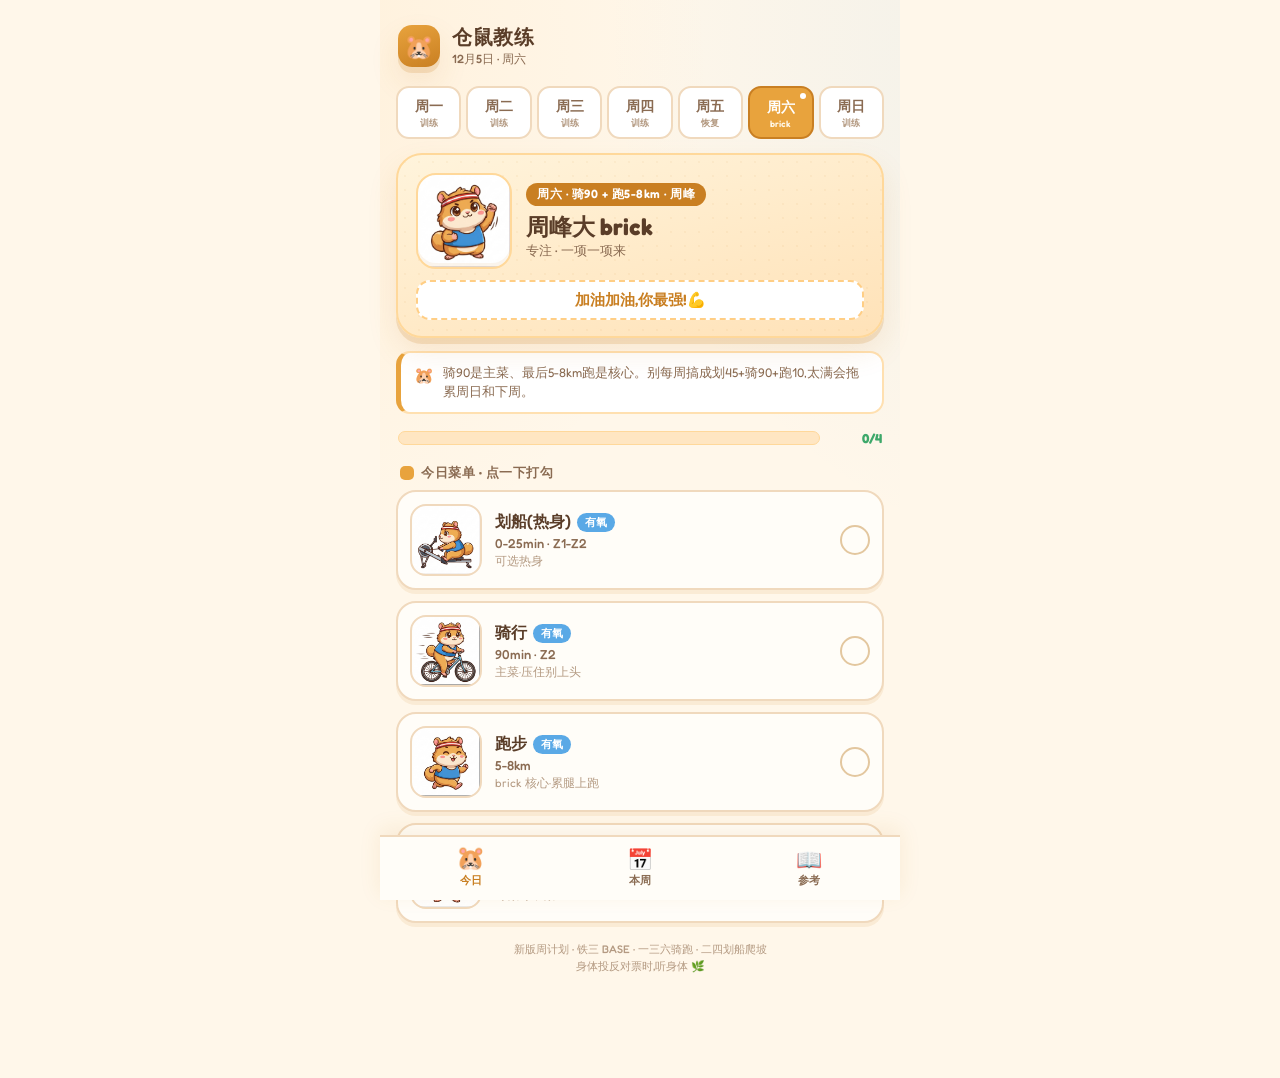
<file: index.html>
<!DOCTYPE html>
<html lang="zh">
<head>
<meta charset="UTF-8">
<meta name="viewport" content="width=device-width, initial-scale=1.0, viewport-fit=cover, maximum-scale=1">
<meta name="apple-mobile-web-app-capable" content="yes">
<meta name="mobile-web-app-capable" content="yes">
<link rel="icon" href="assets/icon-192.png">
<meta name="apple-mobile-web-app-status-bar-style" content="default">
<meta name="theme-color" content="#ffb347">
<link rel="manifest" href="manifest.json">
<link rel="apple-touch-icon" href="assets/icon-180.png">
<title>仓鼠教练 · 今日训练</title>
<link rel="preconnect" href="https://fonts.googleapis.com">
<link rel="preconnect" href="https://fonts.gstatic.com" crossorigin>
<link href="https://fonts.googleapis.com/css2?family=Fredoka:wght@400;500;600;700&display=swap" rel="stylesheet">
<style>
:root{
  --cream:#fff7ea; --cream2:#ffeccf; --ink:#5a3d28; --ink2:#8a6b52; --faint:#b49a82; --line:#f0d9bd;
  --fur:#e8a33d; --fur-d:#c97f22; --red:#ff6b5e; --blue:#5aa9e6; --green:#5fc98a; --green-d:#3da86a;
  --card:#fffdf8; --shadow:0 6px 0 rgba(201,127,34,.18),0 14px 30px rgba(201,127,34,.12);
}
*{box-sizing:border-box;margin:0;padding:0;-webkit-tap-highlight-color:transparent}
html,body{background:var(--cream);color:var(--ink);font-family:"Fredoka","PingFang SC",-apple-system,sans-serif}
body{
  max-width:520px;margin:0 auto;min-height:100vh;padding:0 0 96px;
  background-image:radial-gradient(circle at 12% 8%,rgba(255,179,71,.12),transparent 40%),radial-gradient(circle at 90% 4%,rgba(90,169,230,.10),transparent 38%);
  background-attachment:fixed;
}
.wrap{padding:16px 16px 0}
.top{display:flex;align-items:center;gap:12px;padding:8px 2px 4px}
.top .logo{width:42px;height:42px;border-radius:14px;background:linear-gradient(160deg,var(--fur),var(--fur-d));display:grid;place-items:center;font-size:24px;box-shadow:var(--shadow)}
.top h1{font-size:20px;font-weight:700;letter-spacing:.5px}
.top .date{font-size:12px;color:var(--ink2);font-weight:500}
.hero{margin-top:14px;background:linear-gradient(165deg,#fff4dc,#ffe2b8);border:2px solid #ffd89a;border-radius:26px;padding:18px 18px 16px;position:relative;overflow:hidden;box-shadow:var(--shadow)}
.hero::after{content:"";position:absolute;inset:0;background-image:radial-gradient(rgba(201,127,34,.06) 1.4px,transparent 1.4px);background-size:14px 14px;pointer-events:none}
.hero .mood{display:flex;gap:14px;align-items:center;position:relative;z-index:1}
.hero .sprite{width:96px;height:96px;flex-shrink:0;border-radius:20px;background-color:#fff;border:2px solid #ffd89a;box-shadow:inset 0 -4px 0 rgba(201,127,34,.08)}
.hero .htxt{flex:1}
.hero .day-tag{display:inline-block;font-size:12px;font-weight:600;color:#fff;background:var(--fur-d);padding:3px 11px;border-radius:999px;letter-spacing:.5px}
.hero h2{font-size:23px;font-weight:700;margin:7px 0 2px;line-height:1.2}
.hero .focus{font-size:13px;color:var(--ink2);font-weight:500}
.hero .slogan{margin-top:11px;font-size:15px;font-weight:600;color:var(--fur-d);background:#fff;border:2px dashed #ffce85;border-radius:14px;padding:8px 12px;text-align:center;position:relative;z-index:1}
.daysel{display:flex;gap:5px;margin:14px 0 2px}
.daysel button{flex:1;background:#fff;border:2px solid var(--line);font-family:inherit;font-weight:700;font-size:14px;color:var(--ink2);padding:9px 0 7px;border-radius:13px;position:relative;transition:.15s}
.daysel button .wd{font-size:9px;font-weight:600;color:var(--faint);display:block;margin-top:1px}
.daysel button.on{background:var(--fur);border-color:var(--fur-d);color:#fff}
.daysel button.on .wd{color:#fff8e8}
.daysel button.is-today::after{content:"";position:absolute;top:5px;right:6px;width:6px;height:6px;border-radius:50%;background:var(--red)}
.daysel button.on.is-today::after{background:#fff}
.wt{display:inline-block;font-size:11px;font-weight:700;color:var(--fur-d);background:#fff1d6;border:1px solid #ffd89a;border-radius:6px;padding:0 6px;margin-left:5px;vertical-align:middle}
.previewbar{display:flex;align-items:center;gap:8px;background:#eef4fb;border:2px solid #cfe1f5;border-radius:13px;padding:9px 13px;margin:16px 2px 6px;font-size:12.5px;color:#3f6da3;font-weight:600}
.previewbar b{color:#2a5a8c}
.previewbar button{margin-left:auto;background:var(--blue);color:#fff;border:none;font-family:inherit;font-weight:600;font-size:12px;padding:5px 12px;border-radius:999px}
.item.preview{cursor:default}
.item.preview .chk{display:none}
.daytip{display:flex;gap:9px;background:#fff;border:2px solid #ffe0b0;border-left:5px solid var(--fur);border-radius:14px;padding:10px 13px;margin-top:13px;font-size:12.5px;color:var(--ink2);line-height:1.55}
.daytip .ti{font-size:16px;flex-shrink:0}
.daytip.rec{border-color:#cfe6b8;border-left-color:#9ab86a}
.prog{display:flex;align-items:center;gap:10px;margin:16px 2px 6px}
.prog .bar{flex:1;height:14px;background:#ffe6c2;border-radius:999px;overflow:hidden;border:1.5px solid #ffd89a}
.prog .fill{height:100%;width:0;background:linear-gradient(90deg,var(--green),var(--green-d));border-radius:999px;transition:width .5s cubic-bezier(.34,1.56,.64,1)}
.prog .pct{font-size:13px;font-weight:700;color:var(--green-d);min-width:52px;text-align:right}
.lab{font-size:13px;font-weight:700;color:var(--ink2);margin:18px 4px 8px;letter-spacing:.5px;display:flex;align-items:center;gap:7px}
.lab::before{content:"";width:14px;height:14px;border-radius:5px;background:var(--fur)}
.item{display:flex;gap:13px;align-items:center;background:var(--card);border:2px solid var(--line);border-radius:20px;padding:12px;margin-bottom:11px;box-shadow:0 4px 0 rgba(201,127,34,.10);transition:transform .15s,border-color .2s,background .2s;cursor:pointer}
.item:active{transform:scale(.98)}
.item.done{background:#eefaf0;border-color:#bfe9cd}
.item .sprite{width:72px;height:72px;flex-shrink:0;border-radius:16px;background-color:#fff7ea;border:2px solid var(--line)}
.item.done .sprite{opacity:.5}
.item .meta{flex:1;min-width:0}
.item .nm{font-size:16px;font-weight:600}
.item.done .nm{text-decoration:line-through;color:var(--ink2)}
.item .sets{font-size:13px;color:var(--ink2);font-weight:500;margin-top:2px}
.item .note{font-size:11.5px;color:var(--faint);margin-top:3px}
.item .chk{width:30px;height:30px;flex-shrink:0;border-radius:50%;border:2.5px solid #e3c79f;display:grid;place-items:center;color:transparent;font-size:17px;font-weight:700;transition:.2s}
.item.done .chk{background:var(--green);border-color:var(--green-d);color:#fff}
.cat{font-size:11px;font-weight:600;color:#fff;padding:2px 8px;border-radius:999px;display:inline-block;margin-left:6px;vertical-align:middle}
.cat.aero{background:var(--blue)}.cat.str{background:var(--red)}.cat.rec{background:#9ab86a}
.anim{background-repeat:no-repeat;background-size:200% 200%;animation:sheet 1s steps(1) infinite}
@keyframes sheet{0%{background-position:0 0}25%{background-position:100% 0}50%{background-position:0 100%}75%{background-position:100% 100%}100%{background-position:0 0}}
.tabs{position:fixed;bottom:0;left:50%;transform:translateX(-50%);width:100%;max-width:520px;display:flex;background:#fffdf8;border-top:2px solid var(--line);padding:8px 6px calc(8px + env(safe-area-inset-bottom));z-index:40;box-shadow:0 -6px 20px rgba(201,127,34,.10)}
.tabs button{flex:1;background:none;border:none;font-family:inherit;font-size:11px;font-weight:600;color:var(--ink2);display:flex;flex-direction:column;align-items:center;gap:3px;padding:4px;border-radius:12px}
.tabs button .ic{font-size:21px;line-height:1;transition:.2s}
.tabs button.on{color:var(--fur-d)}
.tabs button.on .ic{transform:translateY(-2px) scale(1.12)}
.page{display:none;animation:fadein .35s ease}
.page.on{display:block}
@keyframes fadein{from{opacity:0;transform:translateY(8px)}to{opacity:1;transform:none}}
.wk{display:flex;gap:11px;align-items:center;background:var(--card);border:2px solid var(--line);border-radius:18px;padding:11px 13px;margin-bottom:9px}
.wk.today{border-color:var(--fur);background:#fff4dc;box-shadow:0 4px 0 rgba(201,127,34,.14)}
.wk .dn{width:30px;height:30px;border-radius:10px;background:var(--cream2);display:grid;place-items:center;font-weight:700;color:var(--fur-d);flex-shrink:0}
.wk.today .dn{background:var(--fur);color:#fff}
.wk .wmeta{flex:1}.wk .wt{font-size:14.5px;font-weight:600}.wk .wf{font-size:12px;color:var(--ink2);margin-top:1px}
.ref{background:var(--card);border:2px solid var(--line);border-radius:18px;padding:15px 16px;margin-bottom:13px;box-shadow:0 4px 0 rgba(201,127,34,.08)}
.ref h3{font-size:15px;font-weight:700;color:var(--fur-d);margin-bottom:9px}
.ref table{width:100%;border-collapse:collapse;font-size:12.5px}
.ref th,.ref td{text-align:left;padding:6px 6px;border-bottom:1px solid var(--line);vertical-align:top}
.ref th{color:var(--ink2);font-size:11px;font-weight:600}
.ref td b{color:var(--ink)}
.zones{display:flex;gap:4px;margin:6px 0 9px}
.zones div{flex:1;text-align:center;font-size:10px;font-weight:600;color:#fff;padding:7px 2px;border-radius:8px;line-height:1.25}
.tip{font-size:12px;color:var(--ink2);line-height:1.6;margin-top:6px}
.tip b{color:var(--red)}
.cele{position:fixed;inset:0;z-index:80;background:rgba(255,247,234,.96);display:none;flex-direction:column;align-items:center;justify-content:center;text-align:center;padding:30px;backdrop-filter:blur(3px)}
.cele.on{display:flex;animation:fadein .4s}
.cele .gsprite{width:200px;height:200px;border-radius:30px;background-color:#fff;border:3px solid #ffd89a;box-shadow:var(--shadow)}
.cele h2{font-size:27px;font-weight:700;margin:18px 0 6px;color:var(--fur-d)}
.cele p{font-size:15px;color:var(--ink2);font-weight:500;max-width:300px;line-height:1.6}
.cele button{margin-top:22px;font-family:inherit;font-size:15px;font-weight:600;color:#fff;background:linear-gradient(160deg,var(--green),var(--green-d));border:none;padding:12px 30px;border-radius:999px;box-shadow:0 5px 0 var(--green-d)}
.cele button:active{transform:translateY(3px);box-shadow:0 2px 0 var(--green-d)}
.confetti{position:fixed;top:-10px;width:10px;height:14px;z-index:81;pointer-events:none;border-radius:2px}
.foot{text-align:center;font-size:11px;color:var(--faint);margin:18px 0 6px;font-weight:500;line-height:1.6}
</style>
</head>
<body>
<div class="wrap">
  <div class="top">
    <div class="logo">🐹</div>
    <div><h1>仓鼠教练</h1><div class="date" id="dateline"></div></div>
  </div>

  <div class="page on" id="page-today">
    <div class="daysel" id="daySel"></div>
    <div class="hero">
      <div class="mood">
        <div class="sprite anim" id="heroSprite"></div>
        <div class="htxt">
          <span class="day-tag" id="dayTag"></span>
          <h2 id="dayTitle"></h2>
          <div class="focus" id="dayFocus"></div>
        </div>
      </div>
      <div class="slogan" id="heroSlogan"></div>
    </div>
    <div class="daytip" id="dayTip"><span class="ti">🐹</span><span id="dayTipTxt"></span></div>
    <div class="prog" id="progRow">
      <div class="bar"><div class="fill" id="progFill"></div></div>
      <div class="pct" id="progPct">0/0</div>
    </div>
    <div class="previewbar" id="previewBar" style="display:none">👀 <span id="previewTxt"></span><button id="backToday">回到今天</button></div>
    <div class="lab" id="menuLab">今日菜单 · 点一下打勾</div>
    <div id="itemList"></div>
    <div class="foot">新版周计划 · 铁三 BASE · 一三六骑跑 · 二四划船爬坡<br>身体投反对票时,听身体 🌿</div>
  </div>

  <div class="page" id="page-week">
    <div class="lab" style="margin-top:6px">本周计划 / The Week</div>
    <div id="weekList"></div>
    <div class="ref" style="margin-top:6px"><h3>🧠 一句话</h3><div class="tip">一:轻骑跑+肩 · 二:划船爬坡+胸 · 三:中等骑跑+背 · 四:划船爬坡+胸 · 五:轻恢复(轻胸) · 六:骑90+跑5-8 大brick · 日:爬坡+卧推下拉划船。<br><b style="color:var(--fur-d)">核心纪律:周一轻、周三中、周六重;胸=二四五 · 背=三 · 肩=一三五六。</b>骑跑给一三六,划船爬坡给二四,力量穿插不抢有氧主菜。</div></div>
  </div>

  <div class="page" id="page-ref">
    <div class="lab" style="margin-top:6px">参考 / Reference</div>
    <div class="ref"><h3>💪 力量重量情报 · 留 1-2 余力</h3>
      <table><tr><th>动作</th><th>重量</th><th>各日组数</th></tr>
      <tr><td><b>高位下拉</b></td><td>35kg<br><span style="color:var(--faint);font-size:10px">现状</span></td><td>二 4 · 四 3<span style="color:var(--faint)">(减)</span> · 日 3-4</td></tr>
      <tr><td><b>坐姿划船</b><br><span style="color:var(--faint);font-size:10px">单臂器械</span></td><td>单臂~15-20kg<br><span style="color:var(--faint);font-size:10px">试重</span></td><td>二 4 · 四 2-3<span style="color:var(--faint)">(减)</span> · 日 3-4</td></tr>
      <tr><td><b>卧推</b><br><span style="color:var(--faint);font-size:10px">史密斯</span></td><td>~30-40kg<br><span style="color:var(--faint);font-size:10px">Smith35参考→史50</span></td><td>日 3</td></tr>
      <tr><td><b>俯卧撑</b></td><td>自重</td><td>三 8-10组×5-8 · 五 留3-4余力</td></tr>
      <tr><td><b>侧平举</b></td><td>3kg→逐周4-5kg</td><td>一三六 轻泵 · 留1天稍重</td></tr></table>
      <div class="tip"><b>双递进:</b>固定重量,所有组都到上限次数且留1-2余力 → 加重(复合+2.5-5kg/侧平举+1-2kg)→次数掉回下限重爬。<b>全程留1-2余力别力竭</b>,减脂期"重量维持不掉"就是成功(保肌)。</div>
    </div>
    <div class="ref"><h3>❤️ 心率分区 · max197 RHR56</h3>
      <div class="zones">
        <div style="background:#90a4b8">Z1<br>127-140</div>
        <div style="background:#5fc98a">Z2<br>141-154</div>
        <div style="background:#f6b24e">Z3<br>155-168</div>
        <div style="background:#ff8a4e">Z4<br>169-182</div>
        <div style="background:#ff6b5e">Z5<br>183-197</div>
      </div>
      <div class="tip">Z2 目标 145-154(easy 都压这);LSD 145-158。说话测试:能说整句=Z2。乳酸阈 LTHR 177。热/无风顶高 HR,别死盯数字。</div>
    </div>
    <div class="ref"><h3>🔥 周六 周峰大 brick</h3>
      <table><tr><th>段</th><th>量</th><th>强度</th></tr>
      <tr><td>① 划船(可选热身)</td><td>0-25min</td><td>Z1-Z2</td></tr>
      <tr><td>② 骑行(主菜)</td><td>90min</td><td>Z2</td></tr>
      <tr><td>③ 跑步(核心)</td><td>5-8km</td><td>brick 专项</td></tr>
      <tr><td>侧平举</td><td>2-3组</td><td>轻泵·可选</td></tr></table>
      <div class="tip">骑90是主菜、<b>最后5-8km累腿上跑才是核心</b>。状态特好可划25+骑90+跑8;<b>别每周都搞成划45+骑90+跑10</b>——太满会拖累周日和下周。带宝矿力+香蕉。</div>
    </div>
    <div class="ref"><h3>🚦 每日自调节</h3>
      <div class="tip">这套是"默认",晨间数据是"覆盖"。<b>晨HRV崩/准备度LOW/出症状</b>→降级:easy短/纯划船/直接歇。红灯先砍力量+周五直接纯躺。周日紧跟brick,累就只爬坡砍三大项。<b>看趋势(腰围/HRV曲线)不看单点。6月恢复变脆→宁可巩固别加量。</b></div>
    </div>
    <div class="ref"><h3>📋 导出计划</h3>
      <div class="tip" style="margin-bottom:10px">把整周计划(含动作/重量/组数)导出为 JSON,一键复制到剪贴板。</div>
      <button id="exportBtn" style="width:100%;font-family:inherit;font-size:14px;font-weight:700;color:#fff;background:linear-gradient(160deg,var(--fur),var(--fur-d));border:none;padding:12px;border-radius:14px;box-shadow:0 4px 0 var(--fur-d)">📋 复制计划 JSON</button>
    </div>
  </div>
</div>

<div class="cele" id="cele">
  <div class="gsprite anim" id="celeSprite"></div>
  <h2>慢慢来,你真棒 🌸</h2>
  <p id="celeMsg"></p>
  <button onclick="document.getElementById('cele').classList.remove('on')">好的，休息一下～</button>
</div>

<div class="tabs">
  <button class="on" data-p="today"><span class="ic">🐹</span>今日</button>
  <button data-p="week"><span class="ic">📅</span>本周</button>
  <button data-p="ref"><span class="ic">📖</span>参考</button>
</div>

<script>
const A="assets/anim/";
const DAYS={
 1:{t:"轻骑跑 + 肩",f:"轻 mini brick",cat:"aero",tip:"周一不硬。周六大课 + 周日爬坡之后的『重新接上节奏日』,目标只是让身体习惯骑完还能跑。",items:[
   {k:"cycling",n:"骑行",c:"aero",s:"45-60min · Z2下半区",note:"easy·重新接节奏"},
   {k:"running",n:"下车跑",c:"aero",s:"3-5km · easy",note:"不追配速"},
   {k:"lateral_raise",n:"侧平举",c:"str",s:"3-4 × 12-20",w:"3kg",note:"泵感·不借力"},
 ]},
 2:{t:"划船爬坡 + 胸",f:"低冲击容量 + 胸",cat:"aero",tip:"胸主训日。划船/爬坡顾有氧容量,力量专注推(俯卧撑系)。",items:[
   {k:"rowing_erg",n:"划船机",c:"aero",s:"40-60min · Z2",note:""},
   {k:"incline_walk",n:"爬坡",c:"aero",s:"30-45min · Z2",note:"低冲击刷容量"},
   {k:"pushup",n:"标准俯卧撑",c:"str",s:"8-10组 × 5-8",w:"自重",note:"路线 10×5→10×8"},
   {k:"incline_pushup",n:"上斜俯卧撑",c:"str",s:"3-4 × 10-15",w:"自重",note:"补上胸容量"},
 ]},
 3:{t:"中等骑跑 + 背",f:"正式 mini brick + 背",cat:"aero",tip:"背主训日,也是一周第二重要的骑跑专项日(仅次于周六)。下拉+划船留 1-2 余力别力竭。",items:[
   {k:"cycling",n:"骑行",c:"aero",s:"60-75min · Z2",note:"专项主课"},
   {k:"running",n:"跑步",c:"aero",s:"5km · easy~Z2上沿",note:""},
   {k:"lat_pulldown",n:"高位下拉",c:"str",s:"4 × 8-12",w:"35kg",note:"背主训·留1-2余力"},
   {k:"seated_row",n:"坐姿划船",c:"str",s:"4 × 8-12",w:"单臂15-20kg",note:"中背厚度"},
   {k:"lateral_raise",n:"侧平举",c:"str",s:"3-4 × 12-20",w:"3kg",note:"泵感·不借力"},
 ]},
 4:{t:"划船爬坡 + 胸",f:"有氧容量 + 胸",cat:"aero",tip:"第二个胸日。可比周二略减,别完全一样轰。",items:[
   {k:"rowing_erg",n:"划船机",c:"aero",s:"30-45min",note:""},
   {k:"incline_walk",n:"爬坡",c:"aero",s:"45-60min",note:""},
   {k:"pushup",n:"标准俯卧撑",c:"str",s:"6-8组 × 5-8",w:"自重",note:"略减量"},
   {k:"incline_pushup",n:"上斜俯卧撑",c:"str",s:"3 × 10-15",w:"自重",note:""},
 ]},
 5:{t:"轻居家恢复",f:"主动恢复 · 不是真训练",cat:"rec",tip:"卡死:10-15min 结束,不力竭、不练腿、不练核心。促血流保习惯,不是制造刺激。",items:[
   {k:"pushup",n:"俯卧撑(留余力)",c:"rec",s:"几组 · 留3-4余力",w:"自重",note:"绝不力竭"},
   {k:"lateral_raise",n:"侧平举(轻)",c:"rec",s:"轻量泵感",w:"轻",note:"~10-15min 促血流"},
 ]},
 6:{t:"周峰大 brick",f:"骑90 + 跑5-8km · 周峰",cat:"aero",tip:"骑90是主菜、最后5-8km跑是核心。别每周搞成划45+骑90+跑10,太满会拖累周日和下周。",items:[
   {k:"rowing_erg",n:"划船(热身)",c:"aero",s:"0-25min · Z1-Z2",note:"可选热身"},
   {k:"cycling",n:"骑行",c:"aero",s:"90min · Z2",note:"主菜·压住别上头"},
   {k:"running",n:"跑步",c:"aero",s:"5-8km",note:"brick 核心·累腿上跑"},
   {k:"lateral_raise",n:"侧平举",c:"str",s:"2-3组轻泵",w:"轻",note:"可做可不做"},
 ]},
 0:{t:"爬坡 + 上肢三大项",f:"上肢保肌",cat:"aero",tip:"紧跟周六:状态好全做;一般→砍划船;HRV崩/腿沉/睡差→只爬坡,力量全砍。不碰腿。",items:[
   {k:"incline_walk",n:"爬坡",c:"aero",s:"45-75min · Z2",note:"不跑不冲·不碰腿"},
   {k:"bench_press",n:"卧推",c:"str",s:"3 × 8-12",w:"30-40kg",note:"史密斯·稳控别冲极限"},
   {k:"lat_pulldown",n:"高位下拉",c:"str",s:"3-4 × 8-12",w:"35kg",note:"背阔"},
   {k:"seated_row",n:"坐姿划船",c:"str",s:"3-4 × 8-12",w:"单臂15-20kg",note:"中背厚度"},
 ]},
};
const SLOGAN_PRE=["今天也要冲鸭!🔥","加油加油,你最强!💪","动起来,小宇宙爆发!⚡","就是现在,练它!🐹🔥","能量满格,出发!🚀"];
const CELE_MSG=["每一滴汗都算数。今天的你,比昨天更棒一点点。🌱","慢慢来,坚持比强度更重要。好好休息,身体会记得。💛","完成就是胜利。减脂看趋势不看单点,你在正确的路上。🌸","了不起!记得补水、拉伸、好好睡。明天见~ 😴","稳稳的,这就是日积月累的力量。为你骄傲!⭐"];
const WD=["日","一","二","三","四","五","六"];

function key(){const d=new Date();return "tp6_"+d.getFullYear()+"-"+(d.getMonth()+1)+"-"+d.getDate();}
function load(){try{return JSON.parse(localStorage.getItem(key()))||{}}catch(e){return {}}}
function save(s){localStorage.setItem(key(),JSON.stringify(s))}
function setSprite(el,k){el.style.backgroundImage="url('"+A+k+".jpg')";}

let state=load();
const realDow=new Date().getDay();
let viewDow=realDow;
function buildDaySel(){
  const sel=document.getElementById("daySel");sel.innerHTML="";
  [1,2,3,4,5,6,0].forEach(i=>{
    const b=document.createElement("button");
    b.className=(i===viewDow?"on ":"")+(i===realDow?"is-today":"");
    const sub=DAYS[i].cat==="rec"?"恢复":(DAYS[i].t.indexOf("brick")>=0?"brick":"训练");
    b.innerHTML=`周${WD[i]}<span class="wd">${sub}</span>`;
    b.onclick=()=>{viewDow=i;render();window.scrollTo(0,0);};
    sel.appendChild(b);
  });
}
function render(){
  const d=new Date(), plan=DAYS[viewDow], isToday=viewDow===realDow;
  buildDaySel();
  document.getElementById("dateline").textContent=isToday?`${d.getMonth()+1}月${d.getDate()}日 · 周${WD[realDow]}`:`查看 · 周${WD[viewDow]}`;
  document.getElementById("dayTag").textContent="周"+WD[viewDow]+" · "+plan.f;
  document.getElementById("dayTitle").textContent=plan.t;
  const isRec=plan.cat==="rec";
  document.getElementById("dayFocus").textContent=isRec?"慢下来,主动恢复":"专注 · 一项一项来";
  setSprite(document.getElementById("heroSprite"), isRec?"gentle":"hype");
  document.getElementById("heroSlogan").textContent=isRec?"不硬刚,舒服动一动就好 🌿":SLOGAN_PRE[viewDow%SLOGAN_PRE.length];
  const tip=document.getElementById("dayTip");
  if(plan.tip){tip.style.display="flex";tip.className="daytip"+(isRec?" rec":"");document.getElementById("dayTipTxt").textContent=plan.tip;}
  else{tip.style.display="none";}
  document.getElementById("progRow").style.display=isToday?"flex":"none";
  document.getElementById("previewBar").style.display=isToday?"none":"flex";
  if(!isToday)document.getElementById("previewTxt").textContent=`预览 周${WD[viewDow]} 菜单(非今日,不可打勾)`;
  document.getElementById("menuLab").textContent=isToday?"今日菜单 · 点一下打勾":"周"+WD[viewDow]+"菜单 · 预览";
  const list=document.getElementById("itemList");list.innerHTML="";
  plan.items.forEach((it,i)=>{
    const done=isToday&&!!state[i];
    const el=document.createElement("div");el.className="item"+(done?" done":"")+(isToday?"":" preview");
    const wt=it.w?` <span class="wt">${it.w}</span>`:"";
    el.innerHTML=`<div class="sprite anim"></div>
      <div class="meta"><div class="nm">${it.n}<span class="cat ${it.c}">${it.c==="aero"?"有氧":it.c==="rec"?"恢复":"力量"}</span></div>
      <div class="sets">${it.s}${wt}</div>${it.note?`<div class="note">${it.note}</div>`:""}</div>
      <div class="chk">✓</div>`;
    setSprite(el.querySelector(".sprite"),it.k);
    if(isToday)el.onclick=()=>{state[i]=!state[i];save(state);render();if(state[i])checkAll(plan);};
    list.appendChild(el);
  });
  if(isToday){
    const total=plan.items.length, done=plan.items.filter((_,i)=>state[i]).length;
    document.getElementById("progFill").style.width=(total?done/total*100:0)+"%";
    document.getElementById("progPct").textContent=done+"/"+total;
  }
  renderWeek(realDow);
}
document.getElementById("backToday").onclick=()=>{viewDow=realDow;render();window.scrollTo(0,0);};
function checkAll(plan){
  const total=plan.items.length, done=plan.items.filter((_,i)=>state[i]).length;
  if(done===total && total>0){celebrate();}
}
function celebrate(){
  const d=new Date();
  setSprite(document.getElementById("celeSprite"),"gentle");
  document.getElementById("celeMsg").textContent=CELE_MSG[d.getDate()%CELE_MSG.length];
  document.getElementById("cele").classList.add("on");
  confetti();
}
function confetti(){
  const cols=["#ff6b5e","#5aa9e6","#5fc98a","#ffb347","#c97f22"];
  for(let i=0;i<70;i++){
    const c=document.createElement("div");c.className="confetti";
    c.style.left=Math.random()*100+"vw";c.style.background=cols[i%cols.length];
    c.style.animation=`fall ${1+Math.random()*1.5}s ${Math.random()*.5}s ease-in forwards`;
    document.body.appendChild(c);setTimeout(()=>c.remove(),3200);
  }
}
const st=document.createElement("style");
st.textContent="@keyframes fall{to{transform:translateY(110vh) rotate(720deg);opacity:.15}}";
document.head.appendChild(st);
function renderWeek(dow){
  const wl=document.getElementById("weekList");wl.innerHTML="";
  [1,2,3,4,5,6,0].forEach(i=>{
    const p=DAYS[i],el=document.createElement("div");
    el.className="wk"+(i===dow?" today":"");
    el.innerHTML=`<div class="dn">${WD[i]}</div><div class="wmeta"><div class="wt">${p.t}</div><div class="wf">${p.f}</div></div>`;
    wl.appendChild(el);
  });
}
document.querySelectorAll(".tabs button").forEach(b=>{
  b.onclick=()=>{
    document.querySelectorAll(".tabs button").forEach(x=>x.classList.remove("on"));
    document.querySelectorAll(".page").forEach(x=>x.classList.remove("on"));
    b.classList.add("on");document.getElementById("page-"+b.dataset.p).classList.add("on");
    window.scrollTo(0,0);
  };
});
// 导出计划 JSON 到剪贴板
document.getElementById("exportBtn").onclick=async()=>{
  const order=[1,2,3,4,5,6,0];
  const exp={
    plan:"减脂期 · 铁三 BASE · 新版周计划",
    updated:new Date().toISOString().slice(0,10),
    discipline:"周一轻·周三中·周六重;胸=二四五·背=三·肩=一三五六;骑跑一三六·划船爬坡二四",
    hr:{max:197,rhr:56,Z2:"141-154",LTHR:177},
    days:order.map(i=>({
      weekday:"周"+WD[i],
      title:DAYS[i].t,
      focus:DAYS[i].f,
      coachTip:DAYS[i].tip||"",
      items:DAYS[i].items.map(it=>({
        name:it.n,
        type:it.c==="aero"?"有氧":it.c==="rec"?"恢复":"力量",
        sets:it.s,
        weight:it.w||null,
        note:it.note||""
      }))
    }))
  };
  const txt=JSON.stringify(exp,null,2);
  const btn=document.getElementById("exportBtn");
  const ok=()=>{btn.textContent="✅ 已复制到剪贴板!";setTimeout(()=>btn.textContent="📋 复制计划 JSON",1800);};
  const fail=()=>{
    // 回退:用临时 textarea
    try{const ta=document.createElement("textarea");ta.value=txt;ta.style.position="fixed";ta.style.opacity="0";document.body.appendChild(ta);ta.select();document.execCommand("copy");ta.remove();ok();}
    catch(e){btn.textContent="❌ 复制失败,长按选中";console.log(txt);}
  };
  try{ await navigator.clipboard.writeText(txt); ok(); }catch(e){ fail(); }
};
render();
if("serviceWorker" in navigator){navigator.serviceWorker.register("sw.js").catch(()=>{});}
</script>
</body>
</html>
</file>
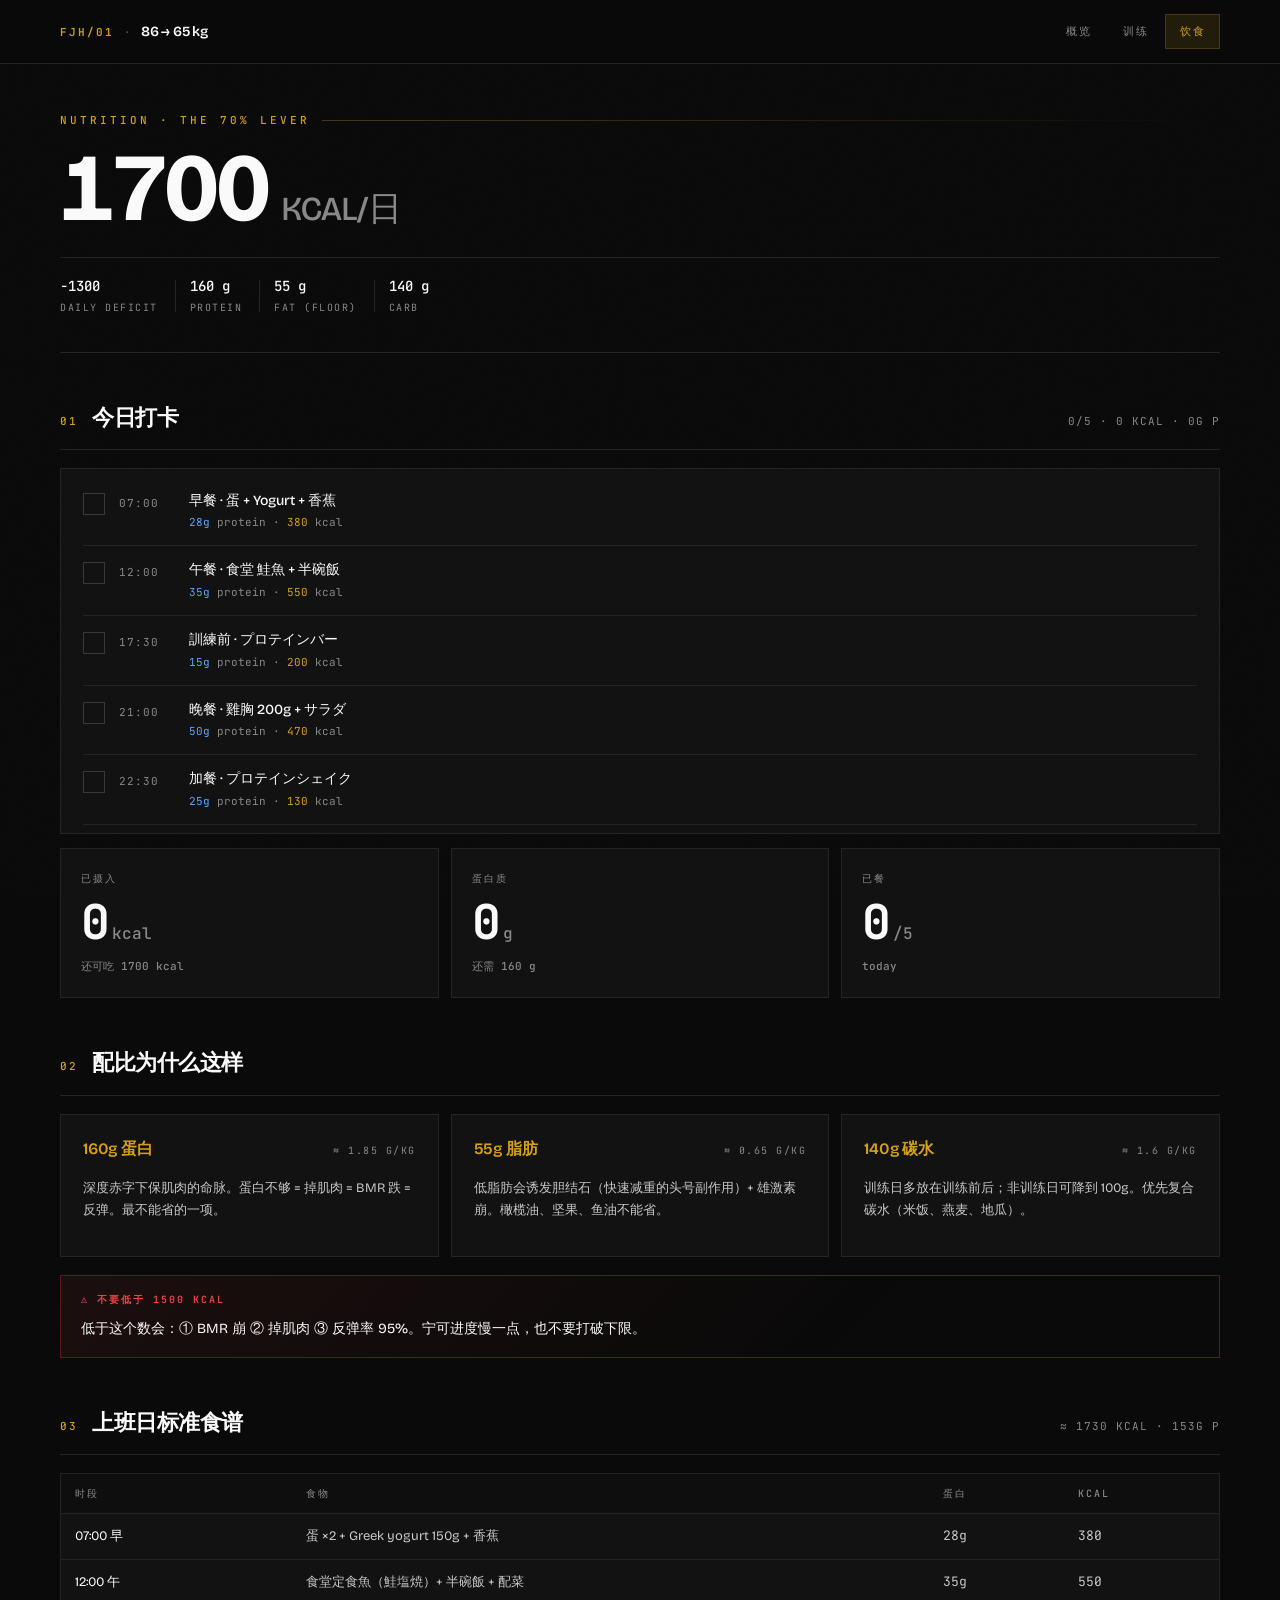
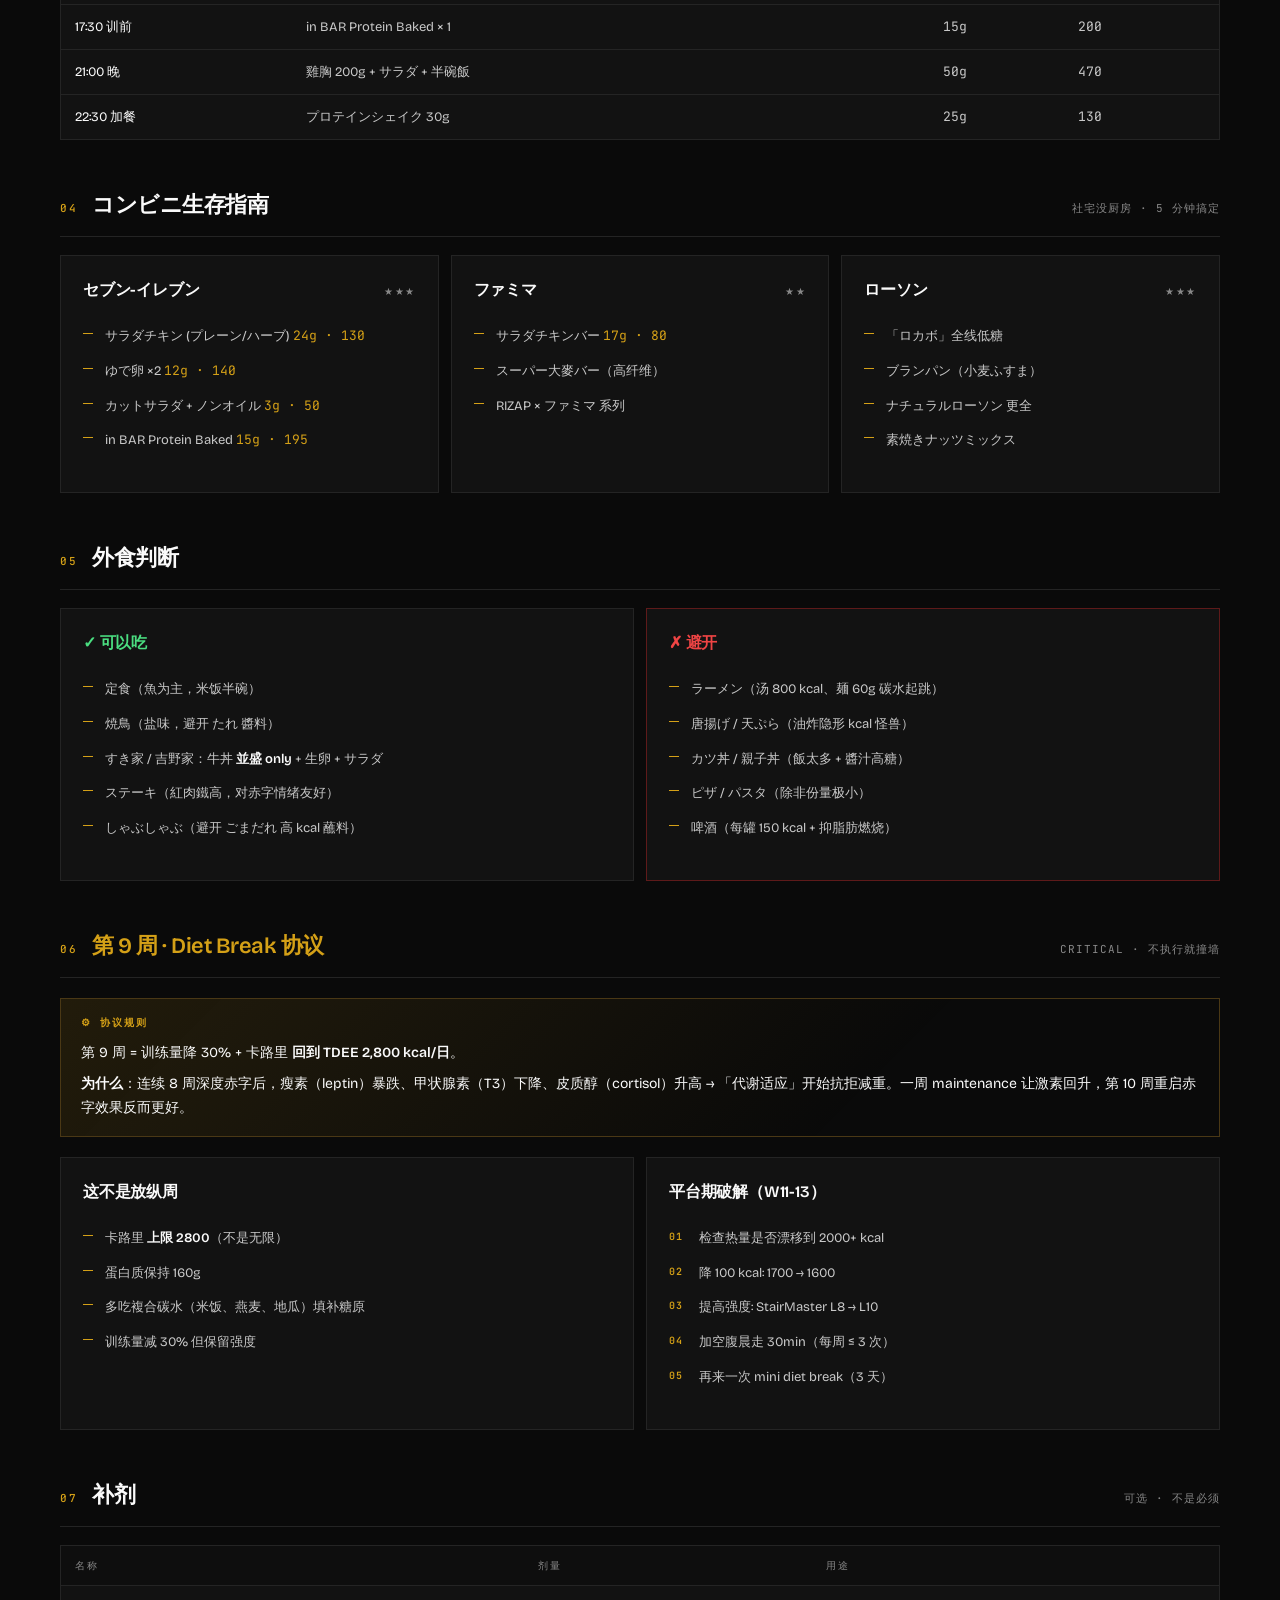
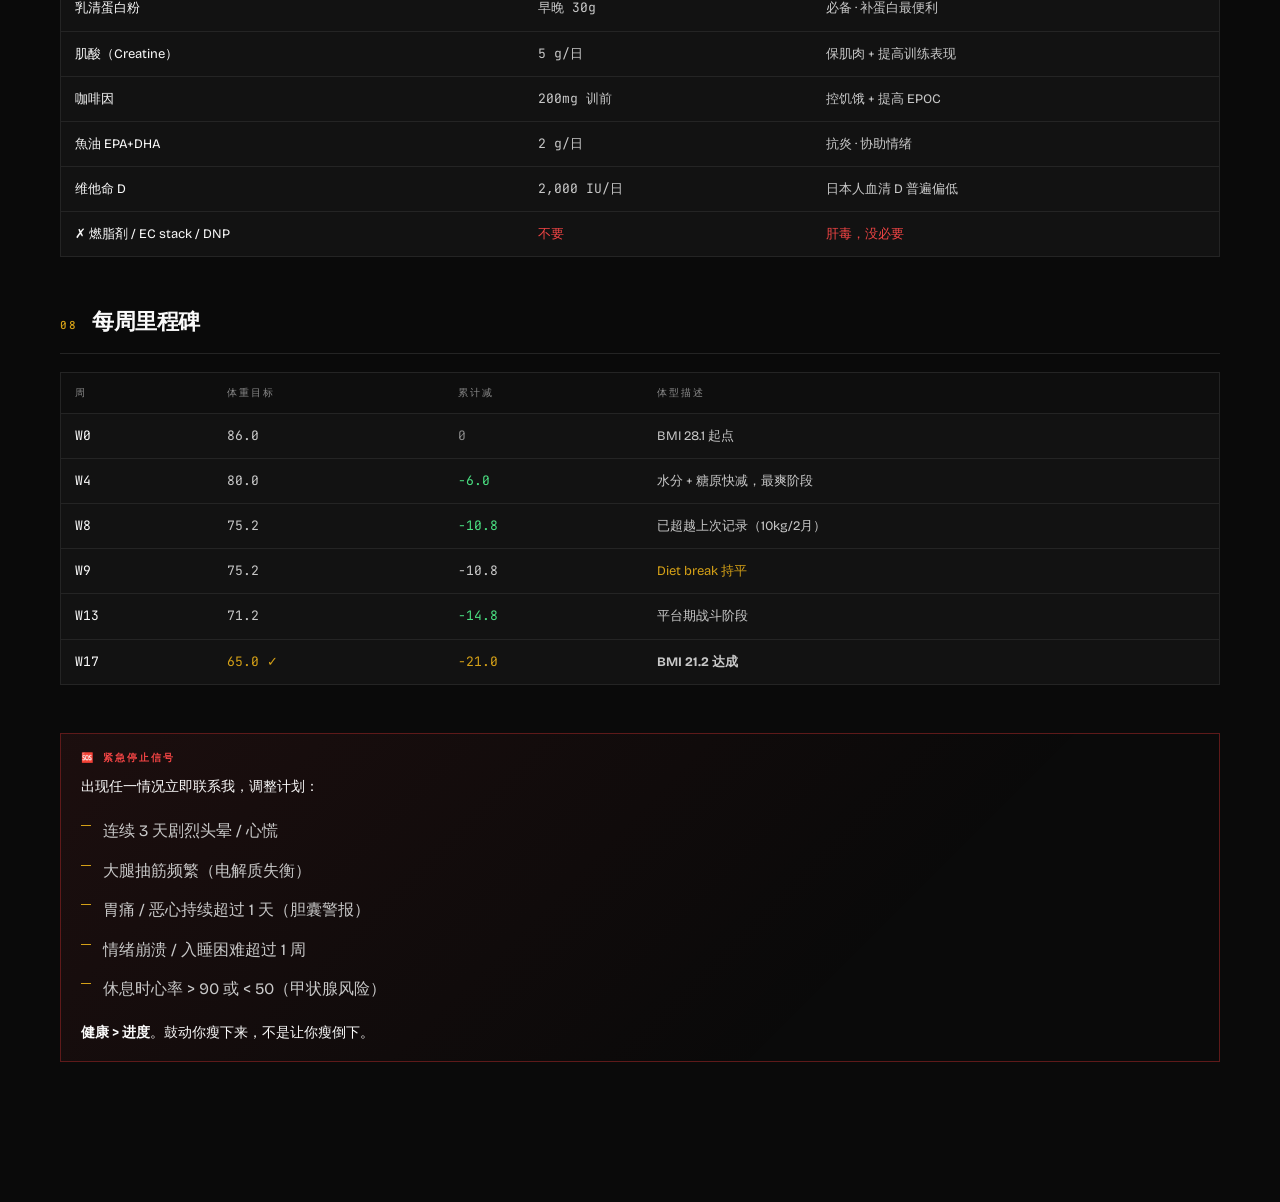
<file: diet.html>
<!DOCTYPE html>
<html lang="zh-Hans">
<head>
<meta charset="UTF-8">
<meta name="viewport" content="width=device-width, initial-scale=1.0, viewport-fit=cover">
<meta name="theme-color" content="#0a0a0a">
<title>FJH · 饮食方案</title>
<link rel="stylesheet" href="./assets/style.css">
</head>
<body>

<nav class="nav">
  <div class="nav-inner">
    <a class="nav-brand" href="./">
      <span class="mark">FJH/01</span>
      <span class="mark-divider">·</span>
      <span class="title">86 → 65 kg</span>
    </a>
    <div class="nav-links">
      <a href="./">概览</a>
      <a href="./training.html">训练</a>
      <a href="./diet.html" class="active">饮食</a>
    </div>
  </div>
</nav>

<main>

  <header class="hero fade-in">
    <div class="hero-eyebrow">
      <span>NUTRITION · THE 70% LEVER</span>
    </div>
    <h1 class="hero-title">
      <span class="num">1700</span><span class="t-dim" style="font-size:0.35em;font-weight:500;letter-spacing:0;margin-left:14px">KCAL/日</span>
    </h1>
    <div class="hero-meta">
      <div class="item">
        <div class="v mono">−1300</div>
        <div class="k">DAILY DEFICIT</div>
      </div>
      <div class="item">
        <div class="v mono">160 g</div>
        <div class="k">PROTEIN</div>
      </div>
      <div class="item">
        <div class="v mono">55 g</div>
        <div class="k">FAT (FLOOR)</div>
      </div>
      <div class="item">
        <div class="v mono">140 g</div>
        <div class="k">CARB</div>
      </div>
    </div>
  </header>

  <!-- TODAY'S CHECKIN -->
  <section class="section fade-in delay-1">
    <div class="section-head">
      <span class="num mono">01</span>
      <h2>今日打卡</h2>
      <span class="meta" id="todayMeta">--</span>
    </div>
    <div class="card no-pad" style="padding:8px 22px">
      <div id="mealList"></div>
    </div>
    <div class="row row-3" style="margin-top:14px">
      <div class="metric">
        <div class="label">已摄入</div>
        <div class="value mono"><span id="kcalNow">0</span><span class="unit">kcal</span></div>
        <div class="delta" id="kcalDelta">/ 1700</div>
      </div>
      <div class="metric">
        <div class="label">蛋白质</div>
        <div class="value mono"><span id="pNow">0</span><span class="unit">g</span></div>
        <div class="delta" id="pDelta">/ 160 g</div>
      </div>
      <div class="metric">
        <div class="label">已餐</div>
        <div class="value mono"><span id="mealCount">0</span><span class="unit">/5</span></div>
        <div class="delta">today</div>
      </div>
    </div>
  </section>

  <!-- RATIONALE -->
  <section class="section fade-in delay-2">
    <div class="section-head">
      <span class="num mono">02</span>
      <h2>配比为什么这样</h2>
    </div>
    <div class="row row-3">
      <div class="card">
        <div class="card-head"><h3 class="t-gold">160g 蛋白</h3><span class="small mono">≈ 1.85 g/kg</span></div>
        <p style="font-size:13px">深度赤字下保肌肉的命脉。蛋白不够 = 掉肌肉 = BMR 跌 = 反弹。最不能省的一项。</p>
      </div>
      <div class="card">
        <div class="card-head"><h3 class="t-gold">55g 脂肪</h3><span class="small mono">≈ 0.65 g/kg</span></div>
        <p style="font-size:13px">低脂肪会诱发胆结石（快速减重的头号副作用）+ 雄激素崩。橄榄油、坚果、鱼油不能省。</p>
      </div>
      <div class="card">
        <div class="card-head"><h3 class="t-gold">140g 碳水</h3><span class="small mono">≈ 1.6 g/kg</span></div>
        <p style="font-size:13px">训练日多放在训练前后；非训练日可降到 100g。优先复合碳水（米饭、燕麦、地瓜）。</p>
      </div>
    </div>

    <div class="callout warn" style="margin-top:18px">
      <div class="callout-head">⚠ 不要低于 1500 kcal</div>
      <p>低于这个数会：① BMR 崩 ② 掉肌肉 ③ 反弹率 95%。宁可进度慢一点，也不要打破下限。</p>
    </div>
  </section>

  <!-- STANDARD DAY -->
  <section class="section fade-in delay-3">
    <div class="section-head">
      <span class="num mono">03</span>
      <h2>上班日标准食谱</h2>
      <span class="meta">≈ 1730 KCAL · 153G P</span>
    </div>
    <div class="card no-pad">
      <table>
        <thead><tr><th>时段</th><th>食物</th><th>蛋白</th><th>kcal</th></tr></thead>
        <tbody>
          <tr><td>07:00 早</td><td>蛋 ×2 + Greek yogurt 150g + 香蕉</td><td class="mono">28g</td><td class="mono">380</td></tr>
          <tr><td>12:00 午</td><td>食堂定食魚（鮭塩焼）+ 半碗飯 + 配菜</td><td class="mono">35g</td><td class="mono">550</td></tr>
          <tr><td>17:30 训前</td><td>in BAR Protein Baked × 1</td><td class="mono">15g</td><td class="mono">200</td></tr>
          <tr><td>21:00 晚</td><td>雞胸 200g + サラダ + 半碗飯</td><td class="mono">50g</td><td class="mono">470</td></tr>
          <tr><td>22:30 加餐</td><td>プロテインシェイク 30g</td><td class="mono">25g</td><td class="mono">130</td></tr>
        </tbody>
      </table>
    </div>
  </section>

  <!-- KOMBINI -->
  <section class="section fade-in delay-4">
    <div class="section-head">
      <span class="num mono">04</span>
      <h2>コンビニ生存指南</h2>
      <span class="meta">社宅没厨房 · 5 分钟搞定</span>
    </div>
    <div class="row row-3">
      <div class="card">
        <div class="card-head"><h3>セブン-イレブン</h3><span class="small">★★★</span></div>
        <ul class="bullets" style="font-size:13px">
          <li>サラダチキン (プレーン/ハーブ) <span class="mono t-gold">24g · 130</span></li>
          <li>ゆで卵 ×2 <span class="mono t-gold">12g · 140</span></li>
          <li>カットサラダ + ノンオイル <span class="mono t-gold">3g · 50</span></li>
          <li>in BAR Protein Baked <span class="mono t-gold">15g · 195</span></li>
        </ul>
      </div>
      <div class="card">
        <div class="card-head"><h3>ファミマ</h3><span class="small">★★</span></div>
        <ul class="bullets" style="font-size:13px">
          <li>サラダチキンバー <span class="mono t-gold">17g · 80</span></li>
          <li>スーパー大麥バー（高纤维）</li>
          <li>RIZAP × ファミマ 系列</li>
        </ul>
      </div>
      <div class="card">
        <div class="card-head"><h3>ローソン</h3><span class="small">★★★</span></div>
        <ul class="bullets" style="font-size:13px">
          <li>「ロカボ」全线低糖</li>
          <li>ブランパン（小麦ふすま）</li>
          <li>ナチュラルローソン 更全</li>
          <li>素焼きナッツミックス</li>
        </ul>
      </div>
    </div>
  </section>

  <!-- EXTERNAL DINING -->
  <section class="section fade-in delay-5">
    <div class="section-head">
      <span class="num mono">05</span>
      <h2>外食判断</h2>
    </div>
    <div class="row row-2">
      <div class="card">
        <div class="card-head"><h3 class="t-green">✓ 可以吃</h3></div>
        <ul class="bullets" style="font-size:13px">
          <li>定食（魚为主，米饭半碗）</li>
          <li>焼鳥（盐味，避开 たれ 醬料）</li>
          <li>すき家 / 吉野家：牛丼 <strong>並盛 only</strong> + 生卵 + サラダ</li>
          <li>ステーキ（紅肉鐵高，对赤字情绪友好）</li>
          <li>しゃぶしゃぶ（避开 ごまだれ 高 kcal 蘸料）</li>
        </ul>
      </div>
      <div class="card" style="border-color:var(--red-dim)">
        <div class="card-head"><h3 class="t-red">✗ 避开</h3></div>
        <ul class="bullets" style="font-size:13px">
          <li>ラーメン（汤 800 kcal、麺 60g 碳水起跳）</li>
          <li>唐揚げ / 天ぷら（油炸隐形 kcal 怪兽）</li>
          <li>カツ丼 / 親子丼（飯太多 + 醬汁高糖）</li>
          <li>ピザ / パスタ（除非份量极小）</li>
          <li>啤酒（每罐 150 kcal + 抑脂肪燃烧）</li>
        </ul>
      </div>
    </div>
  </section>

  <!-- DIET BREAK -->
  <section class="section fade-in delay-6">
    <div class="section-head">
      <span class="num mono">06</span>
      <h2 class="t-gold">第 9 周 · Diet Break 协议</h2>
      <span class="meta">CRITICAL · 不执行就撞墙</span>
    </div>
    <div class="callout">
      <div class="callout-head">⚙ 协议规则</div>
      <p style="line-height:1.7">第 9 周 = 训练量降 30% + 卡路里 <strong>回到 TDEE 2,800 kcal/日</strong>。</p>
      <p><strong>为什么</strong>：连续 8 周深度赤字后，瘦素（leptin）暴跌、甲状腺素（T3）下降、皮质醇（cortisol）升高 → 「代谢适应」开始抗拒减重。一周 maintenance 让激素回升，第 10 周重启赤字效果反而更好。</p>
    </div>
    <div class="row row-2">
      <div class="card">
        <div class="card-head"><h3>这不是放纵周</h3></div>
        <ul class="bullets" style="font-size:13px">
          <li>卡路里 <strong>上限 2800</strong>（不是无限）</li>
          <li>蛋白质保持 160g</li>
          <li>多吃複合碳水（米饭、燕麦、地瓜）填补糖原</li>
          <li>训练量减 30% 但保留强度</li>
        </ul>
      </div>
      <div class="card">
        <div class="card-head"><h3>平台期破解（W11-13）</h3></div>
        <ol class="bullets" style="font-size:13px">
          <li>检查热量是否漂移到 2000+ kcal</li>
          <li>降 100 kcal: 1700 → 1600</li>
          <li>提高强度: StairMaster L8 → L10</li>
          <li>加空腹晨走 30min（每周 ≤ 3 次）</li>
          <li>再来一次 mini diet break（3 天）</li>
        </ol>
      </div>
    </div>
  </section>

  <!-- SUPPLEMENTS -->
  <section class="section fade-in delay-6">
    <div class="section-head">
      <span class="num mono">07</span>
      <h2>补剂</h2>
      <span class="meta">可选 · 不是必须</span>
    </div>
    <div class="card no-pad">
      <table>
        <thead><tr><th style="width:40%">名称</th><th>剂量</th><th>用途</th></tr></thead>
        <tbody>
          <tr><td>乳清蛋白粉</td><td class="mono">早晚 30g</td><td>必备 · 补蛋白最便利</td></tr>
          <tr><td>肌酸（Creatine）</td><td class="mono">5 g/日</td><td>保肌肉 + 提高训练表现</td></tr>
          <tr><td>咖啡因</td><td class="mono">200mg 训前</td><td>控饥饿 + 提高 EPOC</td></tr>
          <tr><td>魚油 EPA+DHA</td><td class="mono">2 g/日</td><td>抗炎 · 协助情绪</td></tr>
          <tr><td>维他命 D</td><td class="mono">2,000 IU/日</td><td>日本人血清 D 普遍偏低</td></tr>
          <tr><td class="t-red">✗ 燃脂剤 / EC stack / DNP</td><td class="mono t-red">不要</td><td class="t-red">肝毒，没必要</td></tr>
        </tbody>
      </table>
    </div>
  </section>

  <!-- PROGRESS TABLE -->
  <section class="section fade-in delay-6">
    <div class="section-head">
      <span class="num mono">08</span>
      <h2>每周里程碑</h2>
    </div>
    <div class="card no-pad">
      <table>
        <thead><tr><th>周</th><th>体重目标</th><th>累计减</th><th>体型描述</th></tr></thead>
        <tbody>
          <tr><td class="mono">W0</td><td class="mono">86.0</td><td class="mono t-dim">0</td><td>BMI 28.1 起点</td></tr>
          <tr><td class="mono">W4</td><td class="mono">80.0</td><td class="mono t-green">−6.0</td><td>水分 + 糖原快减，最爽阶段</td></tr>
          <tr><td class="mono">W8</td><td class="mono">75.2</td><td class="mono t-green">−10.8</td><td>已超越上次记录（10kg/2月）</td></tr>
          <tr><td class="mono t-gold">W9</td><td class="mono">75.2</td><td class="mono">−10.8</td><td class="t-gold">Diet break 持平</td></tr>
          <tr><td class="mono">W13</td><td class="mono">71.2</td><td class="mono t-green">−14.8</td><td>平台期战斗阶段</td></tr>
          <tr><td class="mono t-gold">W17</td><td class="mono t-gold">65.0 ✓</td><td class="mono t-gold">−21.0</td><td><strong>BMI 21.2 达成</strong></td></tr>
        </tbody>
      </table>
    </div>
  </section>

  <!-- EMERGENCY -->
  <section class="section fade-in delay-6">
    <div class="callout warn">
      <div class="callout-head">🆘 紧急停止信号</div>
      <p style="margin-bottom:12px">出现任一情况立即联系我，调整计划：</p>
      <ul class="bullets">
        <li>连续 3 天剧烈头晕 / 心慌</li>
        <li>大腿抽筋频繁（电解质失衡）</li>
        <li>胃痛 / 恶心持续超过 1 天（胆囊警报）</li>
        <li>情绪崩溃 / 入睡困难超过 1 周</li>
        <li>休息时心率 &gt; 90 或 &lt; 50（甲状腺风险）</li>
      </ul>
      <p style="margin-top:12px"><strong>健康 &gt; 进度</strong>。鼓动你瘦下来，不是让你瘦倒下。</p>
    </div>
  </section>

</main>

<script src="./assets/app.js"></script>
<script>
function renderToday() {
  const state = FJH.loadState();
  const today = FJH.todayStr();
  const meals = FJH.getMealsForDate(state, today);

  let kcal = 0, p = 0, count = 0;
  FJH.STANDARD_MEALS.forEach(m => {
    if (meals[m.k]) { kcal += m.kcal; p += m.p; count++; }
  });

  document.getElementById('kcalNow').textContent = kcal;
  document.getElementById('pNow').textContent = p;
  document.getElementById('mealCount').textContent = count;
  document.getElementById('todayMeta').textContent =
    `${count}/5 · ${kcal} KCAL · ${p}G P`;
  document.getElementById('kcalDelta').textContent =
    `${1700 - kcal >= 0 ? `还可吃 ${1700 - kcal}` : `超 ${kcal - 1700}`} kcal`;
  document.getElementById('pDelta').textContent =
    `${160 - p >= 0 ? `还需 ${160 - p}` : `已超 ${p - 160}`} g`;

  document.getElementById('mealList').innerHTML = FJH.STANDARD_MEALS.map(m => `
    <div class="meal ${meals[m.k] ? 'done' : ''}" onclick="toggleMealAction('${m.k}')">
      <div class="meal-check"></div>
      <div class="meal-time">${m.t}</div>
      <div class="meal-info">
        <div class="meal-name">${m.name}</div>
        <div class="meal-detail"><span class="p">${m.p}g</span> protein · <span class="c">${m.kcal}</span> kcal</div>
      </div>
    </div>
  `).join('');
}

function toggleMealAction(k) {
  const state = FJH.loadState();
  FJH.toggleMeal(state, FJH.todayStr(), k);
  renderToday();
}

renderToday();
</script>

</body>
</html>
</file>
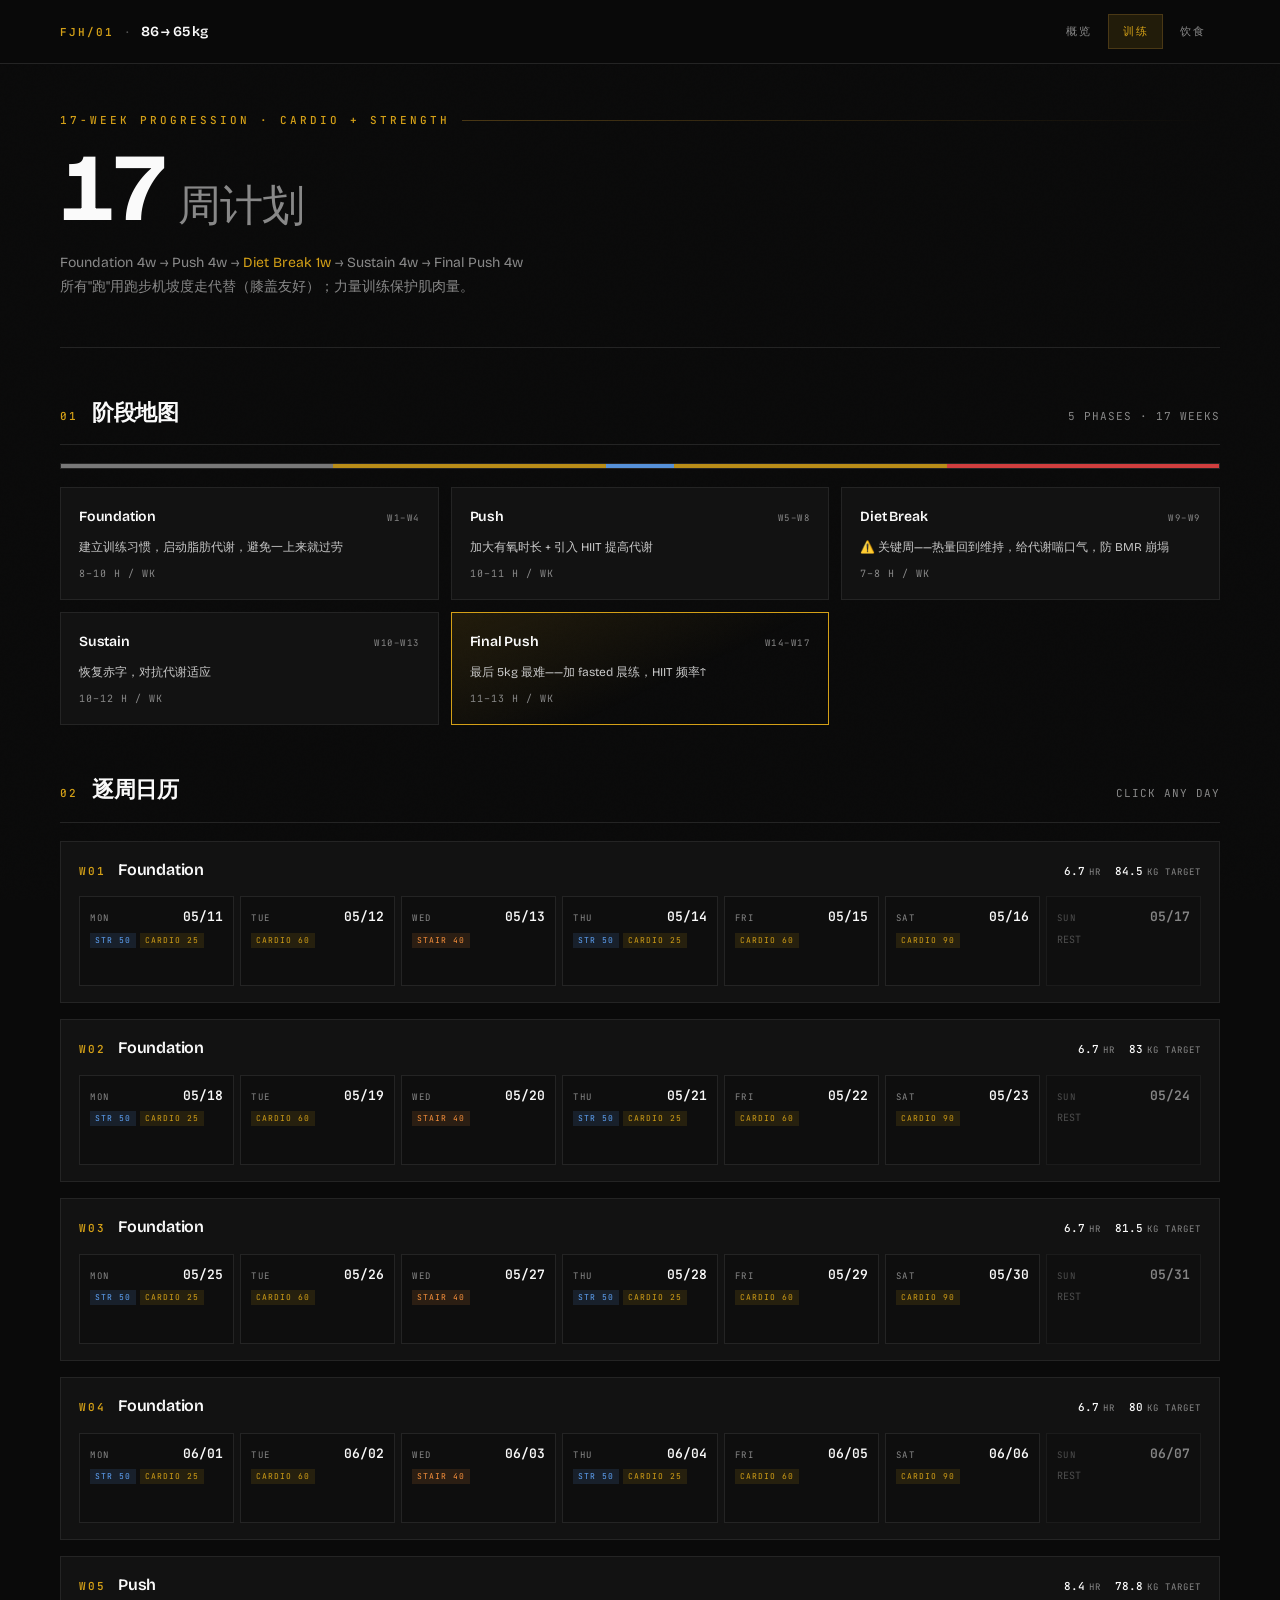
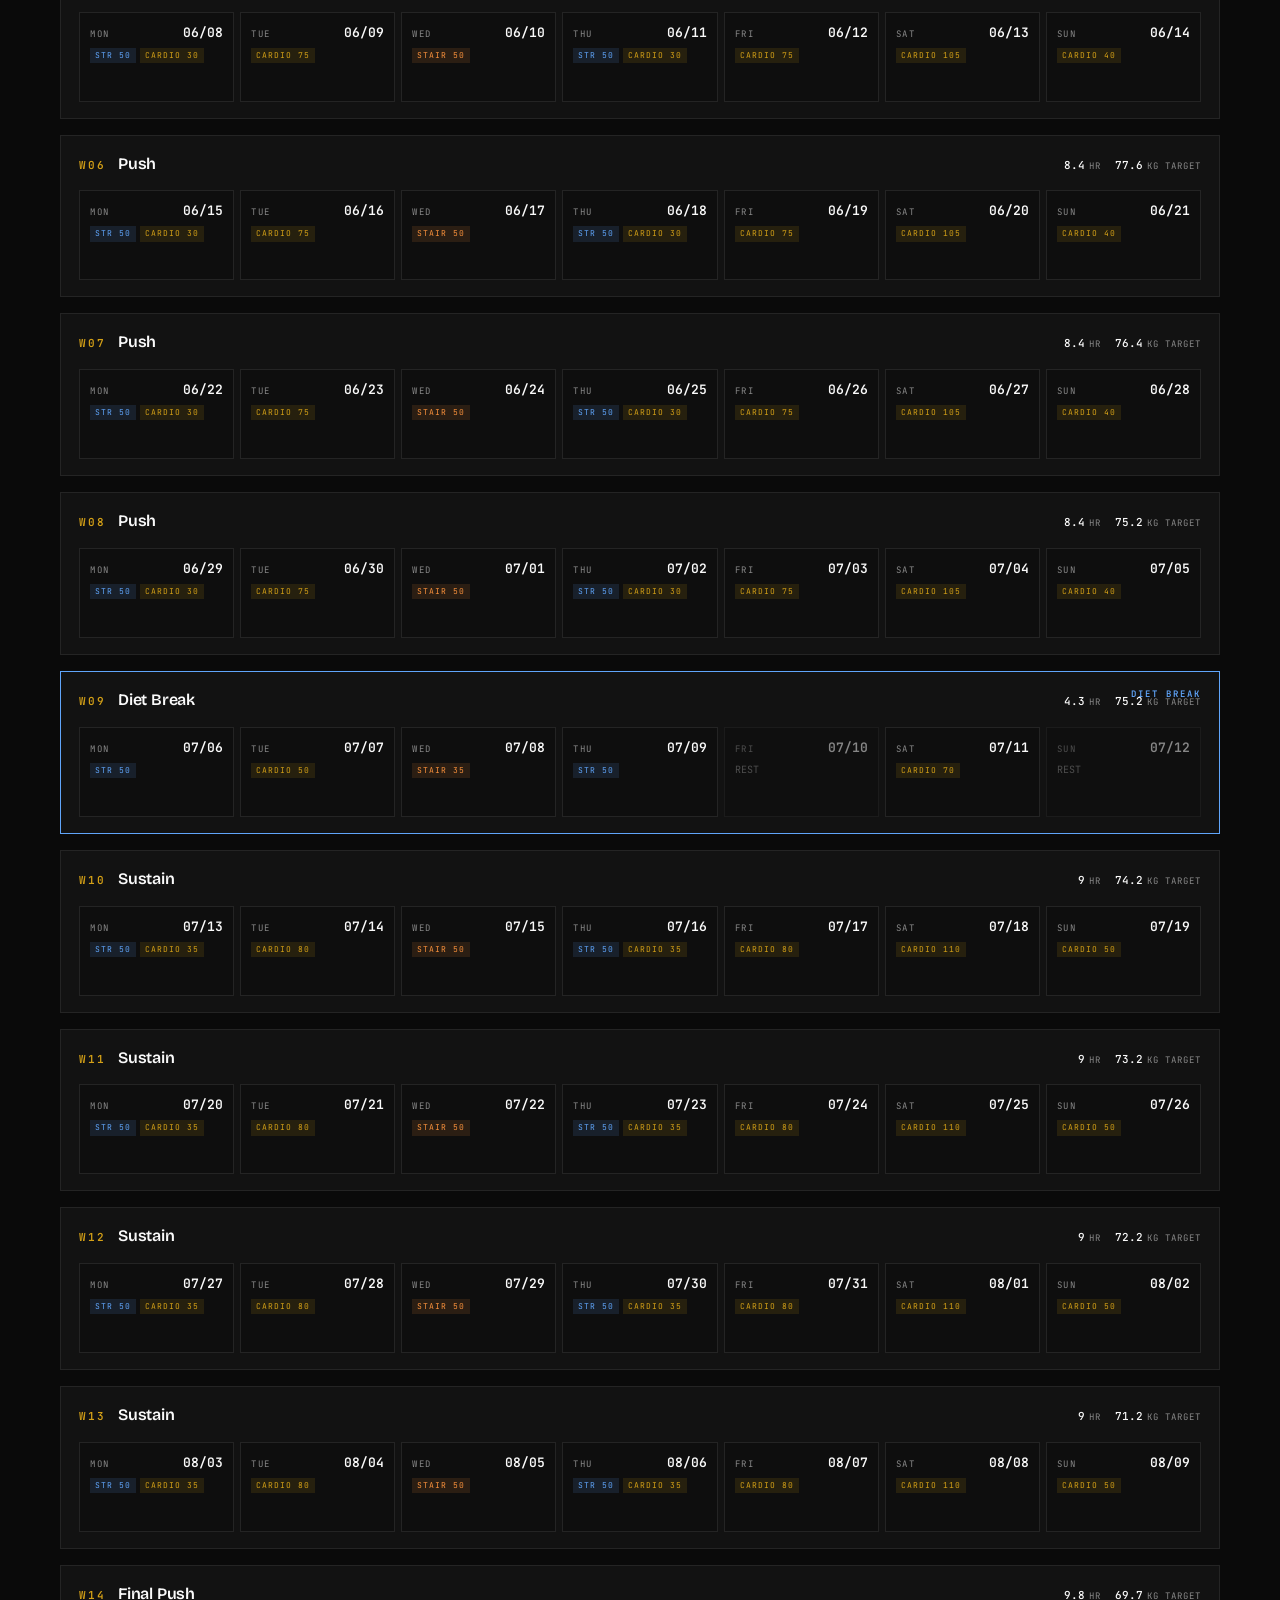
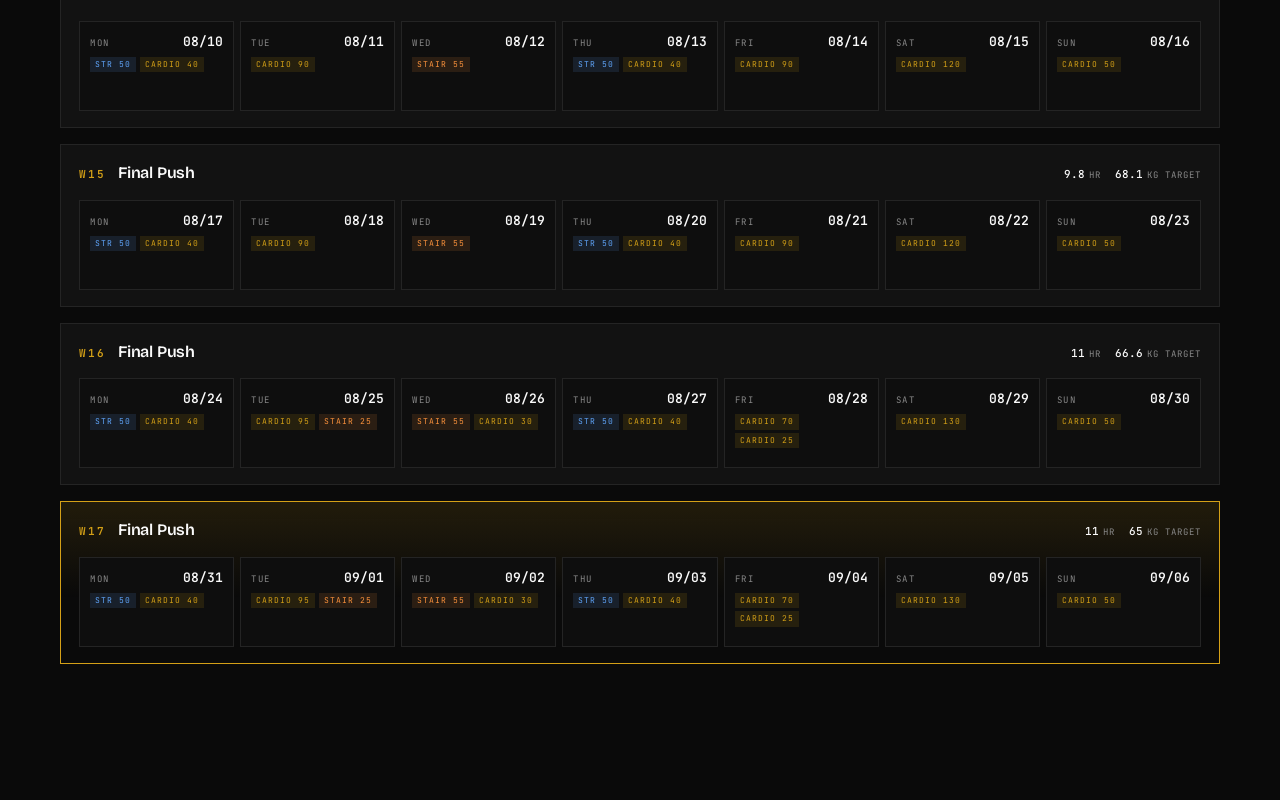
<file: training.html>
<!DOCTYPE html>
<html lang="zh-Hans">
<head>
<meta charset="UTF-8">
<meta name="viewport" content="width=device-width, initial-scale=1.0, viewport-fit=cover">
<meta name="theme-color" content="#0a0a0a">
<title>FJH · 训练计划</title>
<link rel="stylesheet" href="./assets/style.css">
</head>
<body>

<nav class="nav">
  <div class="nav-inner">
    <a class="nav-brand" href="./">
      <span class="mark">FJH/01</span>
      <span class="mark-divider">·</span>
      <span class="title">86 → 65 kg</span>
    </a>
    <div class="nav-links">
      <a href="./">概览</a>
      <a href="./training.html" class="active">训练</a>
      <a href="./diet.html">饮食</a>
    </div>
  </div>
</nav>

<main>

  <header class="hero fade-in">
    <div class="hero-eyebrow">
      <span>17-WEEK PROGRESSION · CARDIO + STRENGTH</span>
    </div>
    <h1 class="hero-title">
      <span class="num">17</span><span class="t-dim" style="font-size:0.45em;font-weight:500;letter-spacing:-1px;margin-left:14px">周计划</span>
    </h1>
    <p class="t-dim" style="font-size:14px;max-width:620px;margin-top:18px;line-height:1.7">
      Foundation 4w → Push 4w → <span class="t-gold">Diet Break 1w</span> → Sustain 4w → Final Push 4w<br>
      所有"跑"用跑步机坡度走代替（膝盖友好）；力量训练保护肌肉量。
    </p>
  </header>

  <!-- PHASE OVERVIEW -->
  <section class="section fade-in delay-1">
    <div class="section-head">
      <span class="num mono">01</span>
      <h2>阶段地图</h2>
      <span class="meta" id="phaseSummary">--</span>
    </div>
    <div id="phasesContainer">
      <!-- rendered -->
    </div>
  </section>

  <!-- WEEK BY WEEK -->
  <section class="section fade-in delay-2">
    <div class="section-head">
      <span class="num mono">02</span>
      <h2>逐周日历</h2>
      <span class="meta" id="weeksSummary">CLICK ANY DAY</span>
    </div>
    <div id="weeksContainer">
      <!-- rendered -->
    </div>
  </section>

</main>

<!-- WORKOUT DETAIL MODAL -->
<div class="modal-bg" id="wkModal" onclick="if(event.target===this)closeWkModal()">
  <div class="modal" style="max-width:520px">
    <button class="modal-close" onclick="closeWkModal()">×</button>
    <div class="modal-head">
      <span class="num" id="wkModalDate">--</span>
      <h3 id="wkModalTitle">--</h3>
    </div>
    <div id="wkModalBody"></div>
    <div class="row row-2" style="margin-top:18px">
      <button class="btn ghost" onclick="closeWkModal()">关闭</button>
      <button class="btn primary" id="wkToggleBtn" onclick="wkToggle()">标记完成</button>
    </div>
  </div>
</div>

<script src="./assets/app.js"></script>
<script>
let _plan = null;
let _activeWorkoutId = null;

async function init() {
  _plan = await FJH.loadPlan();
  renderPhases();
  renderWeeks();
}

function renderPhases() {
  const ph = _plan.phases;
  const container = document.getElementById('phasesContainer');
  document.getElementById('phaseSummary').textContent = `${ph.length} PHASES · ${FJH.TOTAL_WEEKS} WEEKS`;

  // Build a horizontal phase bar with week ranges
  const totalWeeks = FJH.TOTAL_WEEKS;
  const wi = FJH.weekIndex();

  const colors = {
    'Foundation': 'var(--ink-3)',
    'Push': 'var(--gold)',
    'Diet Break': 'var(--blue)',
    'Sustain': 'var(--gold)',
    'Final Push': 'var(--red)',
  };

  // Bar
  let bar = `<div style="display:flex;height:6px;background:var(--bg-elevated);margin:8px 0 18px;border:1px solid var(--border)">`;
  ph.forEach(p => {
    const w = ((p.endWeek - p.startWeek + 1) / totalWeeks) * 100;
    bar += `<div style="flex:0 0 ${w}%;background:${colors[p.name]};opacity:0.85" title="${p.name}"></div>`;
  });
  bar += `</div>`;

  // Cards
  let cards = `<div class="row row-3" style="gap:12px">`;
  ph.forEach(p => {
    const isCurrent = wi >= p.startWeek && wi <= p.endWeek;
    cards += `
      <div class="card ${isCurrent ? '' : ''}" style="padding:18px;${isCurrent ? 'border-color:var(--gold);background:linear-gradient(155deg,var(--gold-tint),transparent 60%)' : ''}">
        <div class="card-head" style="margin-bottom:10px">
          <h3 style="font-size:14px">${p.name}</h3>
          <span class="small mono" style="font-size:9px">W${p.startWeek}–W${p.endWeek}</span>
        </div>
        <p style="font-size:12px;line-height:1.5;color:var(--ink-2);margin-bottom:10px">${p.focus}</p>
        <div class="mono t-dim" style="font-size:10px;letter-spacing:1px">
          ${p.weeklyHoursRange.low}–${p.weeklyHoursRange.high} H / WK
        </div>
      </div>`;
  });
  cards += `</div>`;

  container.innerHTML = bar + cards;
}

function renderWeeks() {
  const container = document.getElementById('weeksContainer');
  const state = FJH.loadState();
  const wi = FJH.weekIndex();
  const di = FJH.dayIndex();

  let html = '';
  _plan.weeks.forEach(w => {
    const isCurrent = w.weekNumber === wi;
    const isRecovery = w.isRecoveryWeek;
    const klass = `week-card ${isCurrent ? 'current' : ''} ${isRecovery ? 'recovery' : ''}`;

    let dayCells = '';
    w.days.forEach((d, idx) => {
      const dayAbsIdx = (w.weekNumber - 1) * 7 + idx;
      const isToday = dayAbsIdx === di;
      const isRest = !d.workouts.length || d.workouts[0].sport === 'rest';
      const allDone = !isRest && d.workouts.every(wkt => FJH.isWorkoutDone(state, wkt.id));

      let pills = '';
      if (!isRest) {
        d.workouts.forEach(wkt => {
          const klass = wkt.type === 'strength' ? 'strength' : (wkt.sport === 'bike' ? 'stair' : 'cardio');
          const lbl = wkt.type === 'strength' ? 'STR' : (wkt.sport === 'bike' ? 'STAIR' : (wkt.type === 'interval' ? 'HIIT' : 'CARDIO'));
          pills += `<span class="day-pill ${klass}">${lbl} ${wkt.durationMinutes || ''}</span>`;
        });
      }

      const dStr = d.date.slice(5).replace('-', '/');
      const dowShort = ['MON', 'TUE', 'WED', 'THU', 'FRI', 'SAT', 'SUN'][idx];

      dayCells += `
        <div class="day-cell ${isToday ? 'today' : ''} ${isRest ? 'rest' : ''} ${allDone ? 'done' : ''}"
             onclick='showWorkoutDetail(${w.weekNumber}, ${idx})'>
          <div class="day-head">
            <span class="day-dow">${dowShort}</span>
            <span class="day-num">${dStr}</span>
          </div>
          <div class="day-body">
            ${isRest ? '<span class="t-dim mono" style="font-size:10px">REST</span>' : pills}
          </div>
        </div>`;
    });

    html += `
      <div class="${klass}" id="week-${w.weekNumber}">
        <div class="week-card-head">
          <span class="week-num">W${String(w.weekNumber).padStart(2, '0')}</span>
          <span class="week-phase">${w.phase}</span>
          <span class="week-stats">
            <span class="stat"><span class="v">${w.targetHours}</span><span class="k">hr</span></span>
            <span class="stat"><span class="v">${w.summary.targetWeightKg}</span><span class="k">kg target</span></span>
          </span>
        </div>
        <div class="week-days">${dayCells}</div>
      </div>`;
  });

  container.innerHTML = html;

  // Scroll to current week if visible
  if (wi > 0) {
    const el = document.getElementById(`week-${wi}`);
    if (el) setTimeout(() => el.scrollIntoView({ behavior: 'smooth', block: 'center' }), 250);
  }
}

function showWorkoutDetail(weekNum, dayIdx) {
  const week = _plan.weeks.find(w => w.weekNumber === weekNum);
  const day = week.days[dayIdx];

  if (!day.workouts.length) return;

  const dowFull = day.dayOfWeek;
  const dStr = day.date;
  document.getElementById('wkModalDate').textContent = `W${weekNum} · ${dowFull.toUpperCase()} · ${dStr}`;

  if (day.workouts[0].sport === 'rest') {
    document.getElementById('wkModalTitle').textContent = '休息日';
    document.getElementById('wkModalBody').innerHTML = '<p>主动恢复——散步、拉伸、早睡。</p>';
    document.getElementById('wkToggleBtn').style.display = 'none';
  } else {
    document.getElementById('wkToggleBtn').style.display = 'inline-flex';
    let body = '';
    day.workouts.forEach(w => {
      const sportLbl = w.type === 'strength' ? 'STRENGTH' : (w.sport === 'bike' ? 'STAIR' : (w.type === 'interval' ? 'CARDIO HIIT' : 'CARDIO'));
      const sportKls = w.type === 'strength' ? 'strength' : (w.sport === 'bike' ? 'stair' : 'cardio');
      const done = FJH.isWorkoutDone(FJH.loadState(), w.id);
      body += `
        <div style="margin-bottom:14px">
          <div style="display:flex;justify-content:space-between;align-items:baseline;margin-bottom:6px">
            <span class="workout-tag ${sportKls}">${sportLbl}</span>
            <span class="mono t-dim" style="font-size:11px">${w.durationMinutes || 0} MIN ${done ? '· ✓' : ''}</span>
          </div>
          <div style="font-size:15px;font-weight:600;margin-bottom:8px">${w.name}</div>
          <pre style="white-space:pre-wrap;font-family:'JetBrains Mono',monospace;font-size:11px;color:var(--ink-2);background:var(--bg-input);padding:12px 14px;border:1px solid var(--border);line-height:1.7">${w.humanReadable || w.description || ''}</pre>
        </div>`;
    });
    document.getElementById('wkModalBody').innerHTML = body;
    _activeWorkoutId = day.workouts[0].id;
    const allDone = day.workouts.every(w => FJH.isWorkoutDone(FJH.loadState(), w.id));
    document.getElementById('wkToggleBtn').textContent = allDone ? '取消完成' : '标记完成';
    _activeWorkouts = day.workouts;
  }

  document.getElementById('wkModal').classList.add('open');
}

let _activeWorkouts = [];
function wkToggle() {
  const state = FJH.loadState();
  const allDone = _activeWorkouts.every(w => FJH.isWorkoutDone(state, w.id));
  _activeWorkouts.forEach(w => {
    if (allDone) {
      // un-mark all
      if (state.completed[w.id]) delete state.completed[w.id];
    } else {
      state.completed[w.id] = FJH.todayStr();
    }
  });
  FJH.saveState(state);
  closeWkModal();
  renderWeeks();
}

function closeWkModal() {
  document.getElementById('wkModal').classList.remove('open');
}

document.addEventListener('keydown', (e) => {
  if (e.key === 'Escape') closeWkModal();
});

init();
</script>

</body>
</html>
</file>
<file: assets/style.css>
/* ════════════════════════════════════════════════════════════════════════
   FJH 86→65 · Design System
   Aesthetic: Sharp Athletic Editorial · Dark monochrome · Refined gold accent
   Type: Bricolage Grotesque + JetBrains Mono
   ════════════════════════════════════════════════════════════════════════ */

@import url('https://fonts.googleapis.com/css2?family=Bricolage+Grotesque:opsz,wght@12..96,300;12..96,400;12..96,500;12..96,600;12..96,700;12..96,800&family=JetBrains+Mono:wght@400;500;600&display=swap');

:root {
  /* Surfaces */
  --bg-base:        #0a0a0a;
  --bg-surface:     #121212;
  --bg-raised:      #1a1a1a;
  --bg-elevated:    #232323;
  --bg-input:       #0e0e0e;

  /* Borders */
  --border:         #242424;
  --border-strong:  #383838;
  --border-accent:  #4a3815;

  /* Ink (text) */
  --ink:            #fafafa;
  --ink-2:          #c8c8c8;
  --ink-3:          #888888;
  --ink-4:          #555555;
  --ink-5:          #333333;

  /* Accent (refined cool gold, not bright yellow) */
  --gold:           #d4a017;
  --gold-bright:    #f5c344;
  --gold-dim:       #8a6a10;
  --gold-tint:      rgba(212, 160, 23, 0.12);

  /* Status */
  --green:          #4ade80;
  --green-dim:      #1f5e3a;
  --red:            #ef4444;
  --red-dim:        #5e1a1a;
  --blue:           #60a5fa;
  --orange:         #fb923c;

  /* Sport tags */
  --sport-cardio:   #d4a017;
  --sport-stair:    #fb923c;
  --sport-strength: #60a5fa;
  --sport-rest:     #555555;

  /* Layout */
  --shadow-1:       0 1px 2px rgba(0,0,0,0.4);
  --shadow-2:       0 4px 16px rgba(0,0,0,0.5);
  --shadow-3:       0 12px 48px rgba(0,0,0,0.6);
}

* { margin: 0; padding: 0; box-sizing: border-box; -webkit-tap-highlight-color: transparent; }

html, body {
  background: var(--bg-base);
  color: var(--ink);
  font-family: 'Bricolage Grotesque', -apple-system, BlinkMacSystemFont, sans-serif;
  font-feature-settings: 'ss01', 'ss02';
  -webkit-font-smoothing: antialiased;
  -moz-osx-font-smoothing: grayscale;
  text-rendering: optimizeLegibility;
  font-size: 16px;
  line-height: 1.55;
  min-height: 100vh;
  overflow-x: hidden;
}

/* Subtle film grain for atmospheric depth */
body::before {
  content: '';
  position: fixed;
  inset: 0;
  background-image: url("data:image/svg+xml,%3Csvg viewBox='0 0 400 400' xmlns='http://www.w3.org/2000/svg'%3E%3Cfilter id='n'%3E%3CfeTurbulence type='fractalNoise' baseFrequency='0.85' numOctaves='3' stitchTiles='stitch'/%3E%3C/filter%3E%3Crect width='100%25' height='100%25' filter='url(%23n)' opacity='0.5'/%3E%3C/svg%3E");
  opacity: 0.025;
  pointer-events: none;
  z-index: 1;
  mix-blend-mode: overlay;
}

main, .nav, .nav-spacer {
  position: relative;
  z-index: 2;
}

.mono { font-family: 'JetBrains Mono', ui-monospace, monospace; font-feature-settings: 'tnum', 'zero'; }

/* ──── Selection ──── */
::selection { background: var(--gold); color: #000; }
::-moz-selection { background: var(--gold); color: #000; }

/* ──── Scrollbar ──── */
::-webkit-scrollbar { width: 10px; height: 10px; }
::-webkit-scrollbar-track { background: transparent; }
::-webkit-scrollbar-thumb { background: var(--border-strong); }
::-webkit-scrollbar-thumb:hover { background: var(--ink-4); }

/* ════════════════════════════════════════════════════════════════════════
   NAVIGATION
   ════════════════════════════════════════════════════════════════════════ */

.nav {
  position: sticky;
  top: 0;
  z-index: 100;
  background: rgba(10, 10, 10, 0.85);
  backdrop-filter: saturate(140%) blur(14px);
  -webkit-backdrop-filter: saturate(140%) blur(14px);
  border-bottom: 1px solid var(--border);
}
.nav-inner {
  max-width: 1200px;
  margin: 0 auto;
  padding: 14px 20px;
  display: flex;
  align-items: center;
  gap: 20px;
}
.nav-brand {
  display: flex;
  align-items: baseline;
  gap: 10px;
  text-decoration: none;
  flex-shrink: 0;
}
.nav-brand .mark {
  font-family: 'JetBrains Mono', monospace;
  font-size: 11px;
  font-weight: 600;
  letter-spacing: 2px;
  color: var(--gold);
}
.nav-brand .mark-divider {
  color: var(--ink-4);
  font-family: 'JetBrains Mono', monospace;
  font-size: 11px;
}
.nav-brand .title {
  font-size: 14px;
  font-weight: 600;
  letter-spacing: -0.2px;
  color: var(--ink);
}
.nav-links {
  display: flex;
  margin-left: auto;
  gap: 2px;
}
.nav-links a {
  font-family: 'JetBrains Mono', monospace;
  font-size: 11px;
  font-weight: 500;
  letter-spacing: 1.5px;
  text-transform: uppercase;
  color: var(--ink-3);
  text-decoration: none;
  padding: 8px 14px;
  border: 1px solid transparent;
  transition: all 0.15s ease;
}
.nav-links a:hover {
  color: var(--ink);
  background: var(--bg-surface);
}
.nav-links a.active {
  color: var(--gold);
  border-color: var(--border-accent);
  background: var(--gold-tint);
}

/* ════════════════════════════════════════════════════════════════════════
   LAYOUT
   ════════════════════════════════════════════════════════════════════════ */

main {
  max-width: 1200px;
  margin: 0 auto;
  padding: 32px 20px 120px;
}

.container-narrow {
  max-width: 760px;
  margin: 0 auto;
}

.row {
  display: grid;
  gap: 12px;
}
.row-2 { grid-template-columns: repeat(2, 1fr); }
.row-3 { grid-template-columns: repeat(3, 1fr); }
.row-4 { grid-template-columns: repeat(4, 1fr); }
.row-1-2 { grid-template-columns: 1fr 2fr; }
.row-2-1 { grid-template-columns: 2fr 1fr; }

@media (max-width: 720px) {
  .row-3, .row-4 { grid-template-columns: repeat(2, 1fr); }
  .row-2-1, .row-1-2 { grid-template-columns: 1fr; }
}
@media (max-width: 480px) {
  .row-2, .row-3, .row-4 { grid-template-columns: 1fr; }
}

/* ════════════════════════════════════════════════════════════════════════
   HERO  ── editorial title block
   ════════════════════════════════════════════════════════════════════════ */

.hero {
  padding: 16px 0 36px;
  border-bottom: 1px solid var(--border);
  margin-bottom: 28px;
}
.hero-eyebrow {
  font-family: 'JetBrains Mono', monospace;
  font-size: 11px;
  font-weight: 500;
  letter-spacing: 3px;
  text-transform: uppercase;
  color: var(--gold);
  margin-bottom: 16px;
  display: flex;
  align-items: center;
  gap: 12px;
}
.hero-eyebrow::after {
  content: '';
  flex: 1;
  height: 1px;
  background: linear-gradient(to right, var(--border-accent), transparent);
}
.hero-title {
  font-size: clamp(48px, 9vw, 96px);
  font-weight: 700;
  letter-spacing: -3px;
  line-height: 0.92;
  margin-bottom: 14px;
  font-variation-settings: 'opsz' 96;
}
.hero-title .arrow { color: var(--gold); font-weight: 500; padding: 0 0.1em; }
.hero-title .num { font-feature-settings: 'tnum'; }
.hero-meta {
  display: flex;
  gap: 0;
  flex-wrap: wrap;
  margin-top: 24px;
  padding-top: 18px;
  border-top: 1px solid var(--border);
}
.hero-meta .item {
  padding-right: 32px;
  position: relative;
}
.hero-meta .item:not(:last-child)::after {
  content: '';
  position: absolute;
  right: 14px;
  top: 4px;
  bottom: 4px;
  width: 1px;
  background: var(--border);
}
@media (max-width: 600px) {
  .hero-meta .item { padding-right: 18px; }
  .hero-meta .item:not(:last-child)::after { right: 8px; }
}
.hero-meta .item {
  display: flex;
  flex-direction: column;
  gap: 2px;
}
.hero-meta .item .v {
  font-family: 'JetBrains Mono', monospace;
  font-size: 14px;
  color: var(--ink);
  font-weight: 500;
}
.hero-meta .item .k {
  font-family: 'JetBrains Mono', monospace;
  font-size: 10px;
  color: var(--ink-3);
  letter-spacing: 1.5px;
  text-transform: uppercase;
}

/* ════════════════════════════════════════════════════════════════════════
   SECTION
   ════════════════════════════════════════════════════════════════════════ */

.section { margin-top: 48px; }
.section-head {
  display: flex;
  align-items: baseline;
  gap: 14px;
  padding-bottom: 14px;
  margin-bottom: 18px;
  border-bottom: 1px solid var(--border);
}
.section-head .num {
  font-family: 'JetBrains Mono', monospace;
  font-size: 11px;
  color: var(--gold);
  letter-spacing: 2px;
  font-weight: 500;
}
.section-head h2 {
  font-size: 22px;
  font-weight: 600;
  letter-spacing: -0.5px;
}
.section-head .meta {
  margin-left: auto;
  font-family: 'JetBrains Mono', monospace;
  font-size: 11px;
  color: var(--ink-3);
  letter-spacing: 1px;
  text-transform: uppercase;
}

/* ════════════════════════════════════════════════════════════════════════
   METRIC TILE
   ════════════════════════════════════════════════════════════════════════ */

.metric {
  background: var(--bg-surface);
  border: 1px solid var(--border);
  padding: 22px 20px;
  position: relative;
  display: flex;
  flex-direction: column;
  gap: 6px;
  transition: border-color 0.18s ease;
}
.metric:hover { border-color: var(--border-strong); }
.metric.accent { border-color: var(--border-accent); background: linear-gradient(155deg, var(--gold-tint) 0%, var(--bg-surface) 60%); }

.metric .label {
  font-family: 'JetBrains Mono', monospace;
  font-size: 10px;
  letter-spacing: 2px;
  text-transform: uppercase;
  color: var(--ink-3);
  font-weight: 500;
}
.metric .value {
  font-size: 48px;
  font-weight: 700;
  line-height: 1;
  letter-spacing: -2px;
  font-variation-settings: 'opsz' 64;
  font-feature-settings: 'tnum';
  margin-top: 6px;
  color: var(--ink);
}
.metric .value .unit {
  font-size: 16px;
  font-weight: 500;
  color: var(--ink-3);
  letter-spacing: 0;
  margin-left: 4px;
  font-variation-settings: 'opsz' 16;
}
.metric .delta {
  font-family: 'JetBrains Mono', monospace;
  font-size: 11px;
  font-weight: 500;
  margin-top: 6px;
  color: var(--ink-3);
}
.metric .delta.pos { color: var(--green); }
.metric .delta.neg { color: var(--red); }

/* ════════════════════════════════════════════════════════════════════════
   PROGRESS RING
   ════════════════════════════════════════════════════════════════════════ */

.ring-card {
  background: var(--bg-surface);
  border: 1px solid var(--border);
  padding: 22px 20px;
  display: flex;
  flex-direction: column;
  align-items: flex-start;
  gap: 16px;
  position: relative;
}
.ring-card .label {
  font-family: 'JetBrains Mono', monospace;
  font-size: 10px;
  letter-spacing: 2px;
  text-transform: uppercase;
  color: var(--ink-3);
  font-weight: 500;
}
.ring-svg { width: 100%; max-width: 200px; aspect-ratio: 1; align-self: center; }
.ring-track { stroke: var(--bg-elevated); fill: none; stroke-width: 8; }
.ring-fill { stroke: var(--gold); fill: none; stroke-width: 8; stroke-linecap: round; transform: rotate(-90deg); transform-origin: center; transition: stroke-dashoffset 0.6s ease; }
.ring-text-pct {
  font-family: 'Bricolage Grotesque', sans-serif;
  font-size: 28px;
  font-weight: 700;
  fill: var(--ink);
  text-anchor: middle;
  dominant-baseline: central;
  letter-spacing: -1px;
}
.ring-text-label {
  font-family: 'JetBrains Mono', monospace;
  font-size: 8px;
  fill: var(--ink-3);
  text-anchor: middle;
  letter-spacing: 1.5px;
  font-weight: 500;
}

/* ════════════════════════════════════════════════════════════════════════
   CHART
   ════════════════════════════════════════════════════════════════════════ */

.chart-card {
  background: var(--bg-surface);
  border: 1px solid var(--border);
  padding: 22px 22px 16px;
}
.chart-head {
  display: flex;
  justify-content: space-between;
  align-items: baseline;
  margin-bottom: 18px;
}
.chart-head .title {
  font-size: 14px;
  font-weight: 600;
  letter-spacing: -0.2px;
}
.chart-head .legend {
  display: flex;
  gap: 14px;
}
.chart-head .legend-item {
  font-family: 'JetBrains Mono', monospace;
  font-size: 10px;
  letter-spacing: 1px;
  color: var(--ink-3);
  display: flex;
  align-items: center;
  gap: 6px;
  text-transform: uppercase;
}
.legend-swatch {
  display: inline-block;
  width: 10px;
  height: 2px;
}
.chart-svg { width: 100%; height: 220px; display: block; }
.chart-line-target { stroke: var(--ink-4); stroke-width: 1.5; stroke-dasharray: 4 4; fill: none; }
.chart-line-actual { stroke: var(--gold); stroke-width: 2.5; fill: none; stroke-linejoin: round; stroke-linecap: round; }
.chart-area { fill: url(#goldFade); opacity: 0.4; }
.chart-axis-label {
  font-family: 'JetBrains Mono', monospace;
  font-size: 9px;
  fill: var(--ink-4);
  letter-spacing: 1px;
}
.chart-grid { stroke: var(--border); stroke-width: 0.5; stroke-dasharray: 2 4; }
.chart-dot { fill: var(--gold); stroke: var(--bg-base); stroke-width: 2; }

/* ════════════════════════════════════════════════════════════════════════
   BUTTONS
   ════════════════════════════════════════════════════════════════════════ */

.btn {
  font-family: 'JetBrains Mono', monospace;
  font-size: 11px;
  font-weight: 600;
  letter-spacing: 2px;
  text-transform: uppercase;
  padding: 12px 20px;
  border: 1px solid var(--border-strong);
  background: var(--bg-surface);
  color: var(--ink);
  cursor: pointer;
  transition: all 0.15s ease;
  display: inline-flex;
  align-items: center;
  justify-content: center;
  gap: 8px;
  text-decoration: none;
}
.btn:hover { border-color: var(--ink-3); background: var(--bg-elevated); }
.btn.primary {
  background: var(--gold);
  color: #000;
  border-color: var(--gold);
}
.btn.primary:hover { background: var(--gold-bright); border-color: var(--gold-bright); }
.btn.ghost {
  background: transparent;
  border-color: var(--border);
}
.btn.ghost:hover { border-color: var(--border-strong); background: var(--bg-surface); }
.btn.full { width: 100%; }

/* ════════════════════════════════════════════════════════════════════════
   QUICK ACTIONS BAR
   ════════════════════════════════════════════════════════════════════════ */

.quick-actions {
  display: grid;
  gap: 10px;
  grid-template-columns: 1fr 1fr;
  margin-top: 14px;
}

/* ════════════════════════════════════════════════════════════════════════
   WORKOUT CARDS  (training calendar)
   ════════════════════════════════════════════════════════════════════════ */

.workout {
  background: var(--bg-surface);
  border: 1px solid var(--border);
  padding: 16px 18px;
  display: flex;
  flex-direction: column;
  gap: 8px;
  cursor: pointer;
  transition: all 0.15s ease;
  position: relative;
}
.workout:hover { border-color: var(--border-strong); background: var(--bg-raised); }
.workout.done {
  border-color: var(--green-dim);
  background: linear-gradient(to right, rgba(74, 222, 128, 0.05), transparent);
  opacity: 0.85;
}
.workout.done .name {
  text-decoration: line-through;
  text-decoration-color: var(--ink-4);
  color: var(--ink-3);
}
.workout.today {
  border-color: var(--gold);
  background: linear-gradient(135deg, var(--gold-tint), transparent 80%);
}
.workout.today.done {
  border-color: var(--green);
  background: linear-gradient(135deg, rgba(74, 222, 128, 0.08), transparent 80%);
}
.workout.today::before {
  content: 'TODAY';
  position: absolute;
  top: -1px;
  right: -1px;
  background: var(--gold);
  color: #000;
  font-family: 'JetBrains Mono', monospace;
  font-size: 9px;
  font-weight: 700;
  letter-spacing: 2px;
  padding: 3px 8px;
}
.workout.today.done::before {
  content: 'DONE ✓';
  background: var(--green);
}
.workout.rest { opacity: 0.55; }
.workout-tag {
  font-family: 'JetBrains Mono', monospace;
  font-size: 9px;
  font-weight: 600;
  letter-spacing: 2px;
  text-transform: uppercase;
  color: var(--ink-3);
}
.workout-tag.cardio { color: var(--sport-cardio); }
.workout-tag.stair { color: var(--sport-stair); }
.workout-tag.strength { color: var(--sport-strength); }
.workout .name {
  font-size: 14px;
  font-weight: 600;
  line-height: 1.3;
  letter-spacing: -0.2px;
}
.workout .duration {
  font-family: 'JetBrains Mono', monospace;
  font-size: 11px;
  color: var(--ink-3);
}
.workout .duration .v {
  color: var(--ink);
  font-weight: 600;
}

/* This-week strip on dashboard */
.weekstrip {
  display: grid;
  grid-template-columns: repeat(7, 1fr);
  gap: 4px;
  margin-bottom: 16px;
}
.wstrip-day {
  background: var(--bg-input);
  border: 1px solid var(--border);
  padding: 8px 4px;
  text-align: center;
  display: flex;
  flex-direction: column;
  align-items: center;
  gap: 4px;
  position: relative;
  min-height: 56px;
  justify-content: center;
}
.wstrip-day.today {
  background: var(--gold-tint);
  border-color: var(--gold);
}
.wstrip-day.past { opacity: 0.5; }
.wstrip-day.done { border-color: var(--green-dim); }
.wstrip-day.rest { opacity: 0.4; }
.wstrip-dow {
  font-family: 'JetBrains Mono', monospace;
  font-size: 9px;
  letter-spacing: 1.5px;
  color: var(--ink-3);
}
.wstrip-day.today .wstrip-dow { color: var(--gold); }
.wstrip-num {
  font-family: 'JetBrains Mono', monospace;
  font-size: 12px;
  font-weight: 600;
  color: var(--ink);
}
.wstrip-icon {
  font-size: 12px;
  line-height: 1;
}
.wstrip-icon.green { color: var(--green); }
.wstrip-icon.gold  { color: var(--gold); }

/* week summary card */
.week-card {
  background: var(--bg-surface);
  border: 1px solid var(--border);
  padding: 16px 18px;
  margin-bottom: 16px;
  position: relative;
}
.week-card.current { border-color: var(--gold); background: linear-gradient(180deg, var(--gold-tint), transparent 60%); }
.week-card.recovery { border-color: var(--blue); }
.week-card.recovery::after {
  content: 'DIET BREAK';
  position: absolute;
  top: 16px; right: 18px;
  font-family: 'JetBrains Mono', monospace;
  font-size: 9px;
  letter-spacing: 2px;
  color: var(--blue);
  font-weight: 600;
}
.week-card-head {
  display: flex;
  align-items: baseline;
  gap: 12px;
  margin-bottom: 14px;
  flex-wrap: wrap;
}
.week-num {
  font-family: 'JetBrains Mono', monospace;
  font-size: 11px;
  font-weight: 600;
  letter-spacing: 2px;
  color: var(--gold);
}
.week-phase {
  font-size: 16px;
  font-weight: 600;
  letter-spacing: -0.2px;
}
.week-stats {
  margin-left: auto;
  display: flex;
  gap: 14px;
  font-family: 'JetBrains Mono', monospace;
  font-size: 11px;
}
.week-stats .stat .v { color: var(--ink); font-weight: 500; }
.week-stats .stat .k { color: var(--ink-3); margin-left: 4px; font-size: 9px; letter-spacing: 1px; text-transform: uppercase; }

.week-days {
  display: grid;
  gap: 6px;
  grid-template-columns: repeat(7, 1fr);
}
.day-cell {
  background: var(--bg-input);
  border: 1px solid var(--border);
  padding: 10px;
  display: flex;
  flex-direction: column;
  gap: 4px;
  min-height: 90px;
  cursor: pointer;
  transition: all 0.15s ease;
}
/* Mobile: switch to vertical list of days (each day = one row) */
@media (max-width: 720px) {
  .week-days {
    display: flex;
    flex-direction: column;
    gap: 0;
    border: 1px solid var(--border);
  }
  .day-cell {
    flex-direction: row;
    align-items: center;
    min-height: 0;
    padding: 10px 12px;
    gap: 10px;
    border: none;
    border-bottom: 1px solid var(--border);
    background: transparent;
  }
  .day-cell:last-child { border-bottom: none; }
  .day-cell.today { background: var(--gold-tint); border-left: 2px solid var(--gold); padding-left: 10px; }
  .day-head {
    flex-direction: column;
    gap: 2px;
    min-width: 50px;
    align-items: flex-start;
  }
  .day-head .day-dow { font-size: 9px; letter-spacing: 1.5px; }
  .day-head .day-num { font-size: 13px; font-weight: 600; }
  .day-body { flex: 1; display: flex; flex-wrap: wrap; gap: 4px; }
  .day-pill { font-size: 9px; padding: 3px 7px; letter-spacing: 1px; margin: 0; }
}
.day-cell:hover { border-color: var(--border-strong); }
.day-cell.today { border-color: var(--gold); background: var(--gold-tint); }
.day-cell.rest { opacity: 0.5; }
.day-cell.done { border-color: var(--green-dim); }
.day-cell.done::after {
  content: '✓';
  position: absolute;
  color: var(--green);
}
.day-head {
  display: flex;
  justify-content: space-between;
  align-items: baseline;
}
.day-dow {
  font-family: 'JetBrains Mono', monospace;
  font-size: 9px;
  letter-spacing: 1.5px;
  color: var(--ink-3);
  text-transform: uppercase;
}
.day-num {
  font-family: 'JetBrains Mono', monospace;
  font-size: 13px;
  font-weight: 600;
  color: var(--ink);
}
.day-body { font-size: 11px; line-height: 1.4; color: var(--ink-2); }
.day-pill {
  display: inline-block;
  font-family: 'JetBrains Mono', monospace;
  font-size: 8px;
  letter-spacing: 1px;
  padding: 2px 5px;
  background: var(--bg-elevated);
  color: var(--ink-3);
  margin-right: 4px;
  margin-bottom: 2px;
}
.day-pill.cardio { background: rgba(212, 160, 23, 0.12); color: var(--sport-cardio); }
.day-pill.stair { background: rgba(251, 146, 60, 0.12); color: var(--sport-stair); }
.day-pill.strength { background: rgba(96, 165, 250, 0.12); color: var(--sport-strength); }

/* ════════════════════════════════════════════════════════════════════════
   DIET / MEAL CHECKLIST
   ════════════════════════════════════════════════════════════════════════ */

.macros {
  display: grid;
  grid-template-columns: repeat(4, 1fr);
  gap: 10px;
  margin: 14px 0;
}
.macro-tile {
  background: var(--bg-surface);
  border: 1px solid var(--border);
  padding: 16px 14px;
  text-align: center;
}
.macro-tile .v {
  font-family: 'JetBrains Mono', monospace;
  font-size: 26px;
  font-weight: 600;
  color: var(--ink);
  line-height: 1;
}
.macro-tile .u {
  font-family: 'JetBrains Mono', monospace;
  font-size: 9px;
  color: var(--ink-3);
  letter-spacing: 1px;
  margin-top: 4px;
}
.macro-tile .k {
  font-family: 'JetBrains Mono', monospace;
  font-size: 10px;
  color: var(--gold);
  letter-spacing: 2px;
  margin-bottom: 8px;
  font-weight: 500;
}
@media (max-width: 480px) {
  .macros { grid-template-columns: repeat(2, 1fr); }
}

.meal {
  display: flex;
  align-items: flex-start;
  gap: 14px;
  padding: 14px 0;
  border-bottom: 1px solid var(--border);
  cursor: pointer;
  transition: opacity 0.15s ease;
}
.meal:hover .meal-time { color: var(--ink); }
.meal.done { opacity: 0.42; }
.meal.done .meal-name { text-decoration: line-through; }
.meal-check {
  width: 22px;
  height: 22px;
  border: 1.5px solid var(--border-strong);
  flex-shrink: 0;
  margin-top: 2px;
  display: flex;
  align-items: center;
  justify-content: center;
  transition: all 0.15s ease;
}
.meal.done .meal-check {
  background: var(--gold);
  border-color: var(--gold);
}
.meal.done .meal-check::after {
  content: '✓';
  color: #000;
  font-size: 14px;
  font-weight: 700;
  font-family: 'JetBrains Mono', monospace;
}
.meal-time {
  font-family: 'JetBrains Mono', monospace;
  font-size: 11px;
  color: var(--ink-3);
  min-width: 56px;
  letter-spacing: 1px;
  margin-top: 4px;
  transition: color 0.15s;
}
.meal-info { flex: 1; }
.meal-name { font-size: 14px; font-weight: 500; line-height: 1.4; }
.meal-detail {
  font-family: 'JetBrains Mono', monospace;
  font-size: 11px;
  color: var(--ink-3);
  margin-top: 4px;
}
.meal-detail .p { color: var(--blue); }
.meal-detail .c { color: var(--gold); }

/* ════════════════════════════════════════════════════════════════════════
   GENERIC CARDS / TABLES / TYPE
   ════════════════════════════════════════════════════════════════════════ */

.card {
  background: var(--bg-surface);
  border: 1px solid var(--border);
  padding: 22px;
}
.card.no-pad { padding: 0; }
.card-head {
  display: flex;
  align-items: baseline;
  gap: 10px;
  margin-bottom: 16px;
}
.card-head h3 { font-size: 16px; font-weight: 600; letter-spacing: -0.2px; }
.card-head .small {
  font-family: 'JetBrains Mono', monospace;
  font-size: 10px;
  color: var(--ink-3);
  letter-spacing: 1.5px;
  text-transform: uppercase;
  margin-left: auto;
}

table {
  width: 100%;
  border-collapse: collapse;
  font-size: 13px;
}
th, td {
  padding: 12px 14px;
  text-align: left;
  border-bottom: 1px solid var(--border);
}
th {
  font-family: 'JetBrains Mono', monospace;
  font-size: 10px;
  letter-spacing: 2px;
  text-transform: uppercase;
  color: var(--ink-3);
  font-weight: 500;
  background: var(--bg-input);
}
td { color: var(--ink-2); }
td:first-child { color: var(--ink); }
tr:hover td { background: var(--bg-raised); }
tr:last-child td { border-bottom: none; }

ul.bullets, ol.bullets {
  list-style: none;
  padding: 0;
  margin: 12px 0;
}
ul.bullets li, ol.bullets li {
  padding: 7px 0 7px 22px;
  position: relative;
  color: var(--ink-2);
  line-height: 1.6;
}
ul.bullets li::before {
  content: '';
  position: absolute;
  left: 0;
  top: 14px;
  width: 10px;
  height: 1px;
  background: var(--gold);
}
ol.bullets {
  counter-reset: ol;
}
ol.bullets li {
  counter-increment: ol;
  padding-left: 30px;
}
ol.bullets li::before {
  content: counter(ol, decimal-leading-zero);
  position: absolute;
  left: 0;
  top: 8px;
  font-family: 'JetBrains Mono', monospace;
  font-size: 10px;
  color: var(--gold);
  font-weight: 600;
  letter-spacing: 1px;
}

p { color: var(--ink-2); margin-bottom: 12px; line-height: 1.7; }
p strong, li strong { color: var(--ink); font-weight: 600; }

.callout {
  background: linear-gradient(135deg, var(--gold-tint), transparent 70%);
  border: 1px solid var(--border-accent);
  padding: 16px 20px;
  margin: 20px 0;
  position: relative;
}
.callout-head {
  font-family: 'JetBrains Mono', monospace;
  font-size: 10px;
  letter-spacing: 2px;
  text-transform: uppercase;
  color: var(--gold);
  margin-bottom: 10px;
  font-weight: 600;
}
.callout p { margin-bottom: 8px; color: var(--ink); font-size: 14px; }
.callout p:last-child { margin-bottom: 0; }
.callout.warn {
  background: linear-gradient(135deg, rgba(239, 68, 68, 0.08), transparent 70%);
  border-color: var(--red-dim);
}
.callout.warn .callout-head { color: var(--red); }

/* ════════════════════════════════════════════════════════════════════════
   MODAL (weight log)
   ════════════════════════════════════════════════════════════════════════ */

.modal-bg {
  position: fixed;
  inset: 0;
  background: rgba(0, 0, 0, 0.75);
  backdrop-filter: blur(6px);
  -webkit-backdrop-filter: blur(6px);
  z-index: 200;
  display: none;
  align-items: center;
  justify-content: center;
  padding: 20px;
}
.modal-bg.open { display: flex; }
.modal {
  background: var(--bg-base);
  border: 1px solid var(--border-strong);
  width: 100%;
  max-width: 420px;
  padding: 28px;
  position: relative;
}
.modal-head {
  display: flex;
  align-items: baseline;
  gap: 12px;
  margin-bottom: 22px;
}
.modal-head h3 { font-size: 18px; font-weight: 600; letter-spacing: -0.3px; }
.modal-head .num {
  font-family: 'JetBrains Mono', monospace;
  font-size: 11px;
  color: var(--gold);
  letter-spacing: 2px;
}
.modal-close {
  position: absolute;
  top: 16px;
  right: 16px;
  background: none;
  border: none;
  color: var(--ink-3);
  font-size: 22px;
  cursor: pointer;
  line-height: 1;
  padding: 4px;
}
.modal-close:hover { color: var(--ink); }

.input-group { margin-bottom: 16px; }
.input-group label {
  display: block;
  font-family: 'JetBrains Mono', monospace;
  font-size: 10px;
  letter-spacing: 2px;
  text-transform: uppercase;
  color: var(--ink-3);
  margin-bottom: 8px;
  font-weight: 500;
}
.input {
  width: 100%;
  background: var(--bg-input);
  border: 1px solid var(--border);
  color: var(--ink);
  padding: 14px 16px;
  font-family: 'JetBrains Mono', monospace;
  font-size: 18px;
  font-weight: 500;
  outline: none;
  transition: border-color 0.15s;
}
.input:focus { border-color: var(--gold); }

/* ════════════════════════════════════════════════════════════════════════
   FOOTER STATS BAR (sticky)
   ════════════════════════════════════════════════════════════════════════ */

.fab {
  position: fixed;
  bottom: 24px;
  right: 24px;
  z-index: 50;
  background: var(--gold);
  color: #000;
  border: none;
  padding: 14px 20px;
  font-family: 'JetBrains Mono', monospace;
  font-size: 12px;
  font-weight: 700;
  letter-spacing: 2px;
  text-transform: uppercase;
  cursor: pointer;
  box-shadow: var(--shadow-3), 0 0 24px var(--gold-tint);
  transition: transform 0.15s, box-shadow 0.15s;
}
.fab:hover { transform: translateY(-2px); }
.fab:active { transform: translateY(0); }

@media (max-width: 480px) {
  .fab { bottom: 16px; right: 16px; padding: 12px 16px; font-size: 11px; }
}

/* ════════════════════════════════════════════════════════════════════════
   FADE-IN STAGGER (page load)
   ════════════════════════════════════════════════════════════════════════ */

@keyframes fadeUp {
  from { opacity: 0; transform: translateY(8px); }
  to   { opacity: 1; transform: translateY(0); }
}
.fade-in {
  opacity: 0;
  animation: fadeUp 0.5s ease-out forwards;
}
.delay-1 { animation-delay: 0.06s; }
.delay-2 { animation-delay: 0.12s; }
.delay-3 { animation-delay: 0.18s; }
.delay-4 { animation-delay: 0.24s; }
.delay-5 { animation-delay: 0.30s; }
.delay-6 { animation-delay: 0.36s; }

/* ════════════════════════════════════════════════════════════════════════
   UTILITIES
   ════════════════════════════════════════════════════════════════════════ */

.t-gold { color: var(--gold); }
.t-green { color: var(--green); }
.t-red { color: var(--red); }
.t-dim { color: var(--ink-3); }

.divider {
  border: none;
  border-top: 1px solid var(--border);
  margin: 28px 0;
}

.tag {
  display: inline-flex;
  align-items: center;
  gap: 4px;
  font-family: 'JetBrains Mono', monospace;
  font-size: 9px;
  font-weight: 600;
  letter-spacing: 1.5px;
  text-transform: uppercase;
  padding: 3px 7px;
  background: var(--bg-elevated);
  color: var(--ink-2);
  border: 1px solid var(--border);
}
.tag.gold { background: var(--gold-tint); color: var(--gold); border-color: var(--border-accent); }

/* Numerical hero in body (e.g., "1700 KCAL") */
.big-num {
  font-family: 'Bricolage Grotesque', sans-serif;
  font-size: 64px;
  font-weight: 700;
  line-height: 1;
  letter-spacing: -2px;
  font-feature-settings: 'tnum';
  font-variation-settings: 'opsz' 64;
}
.big-num .unit {
  font-size: 16px;
  font-weight: 500;
  color: var(--ink-3);
  letter-spacing: 1px;
}
</file>
